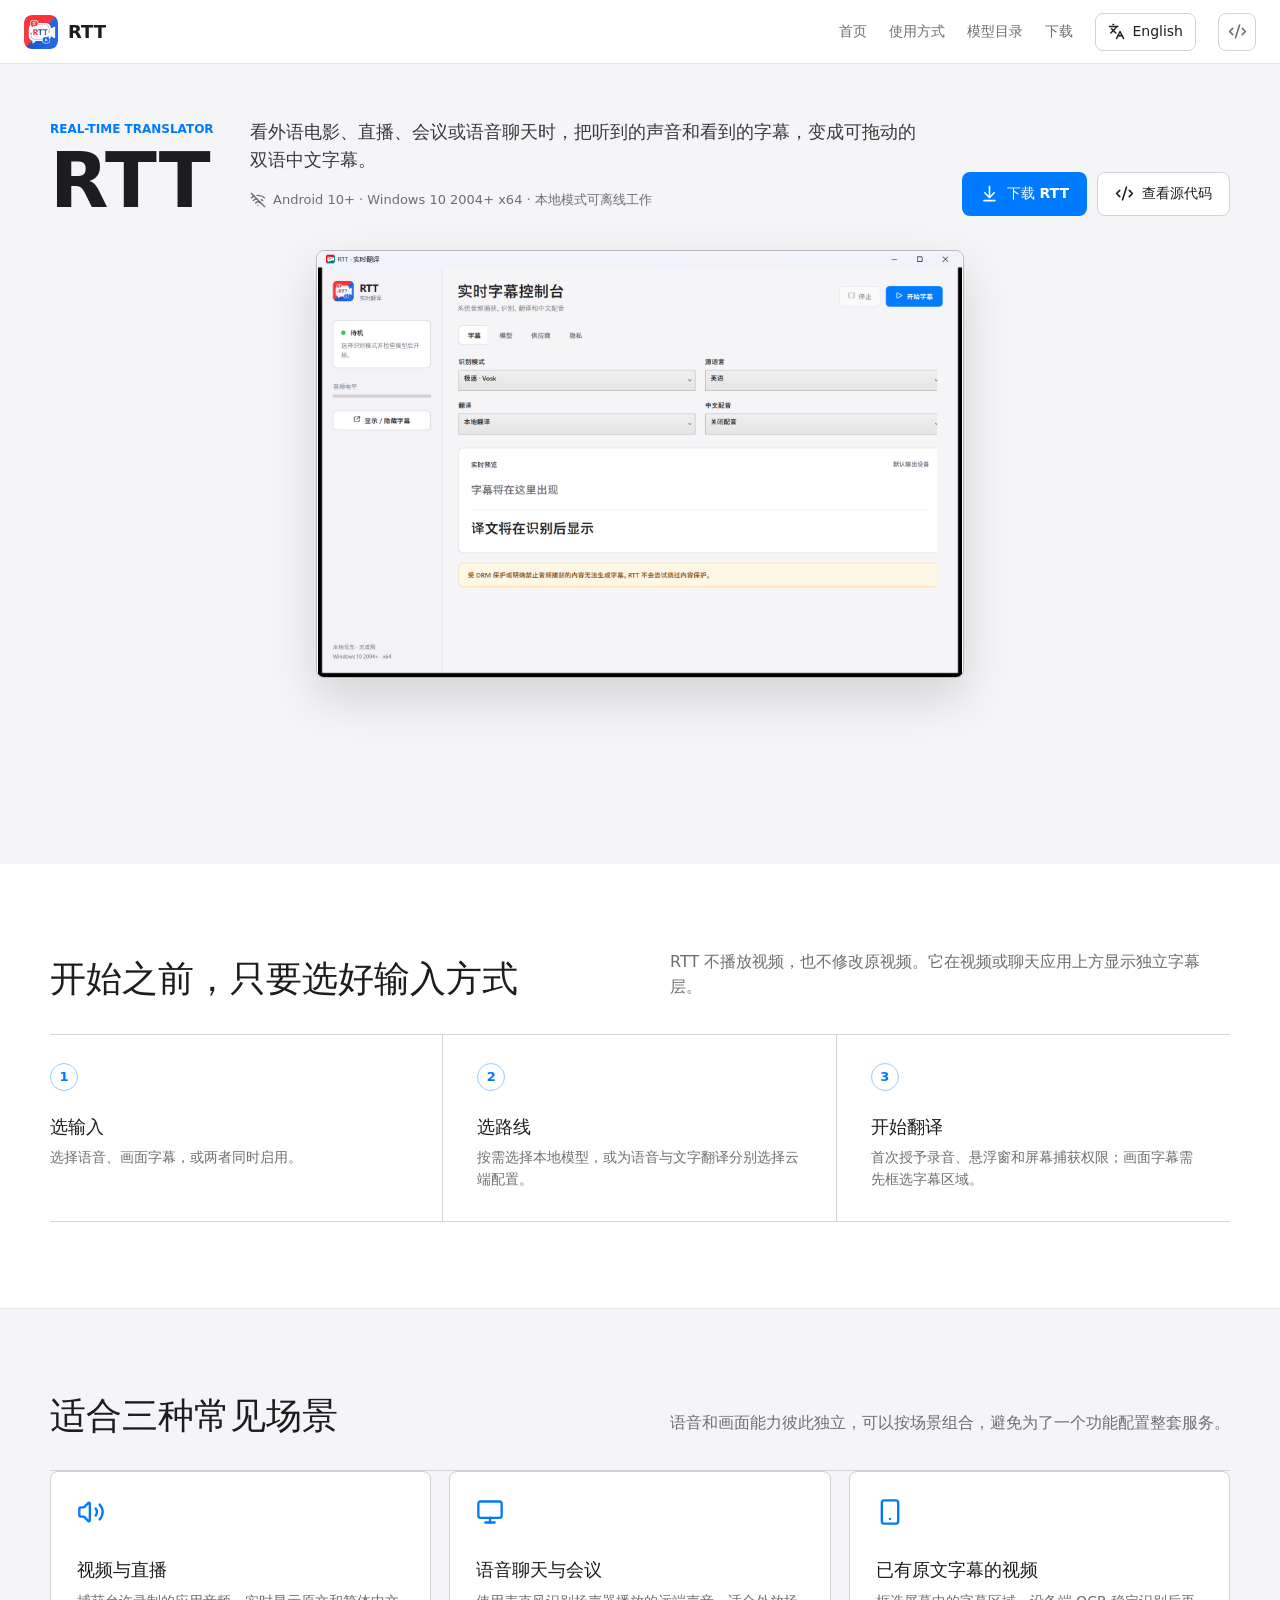
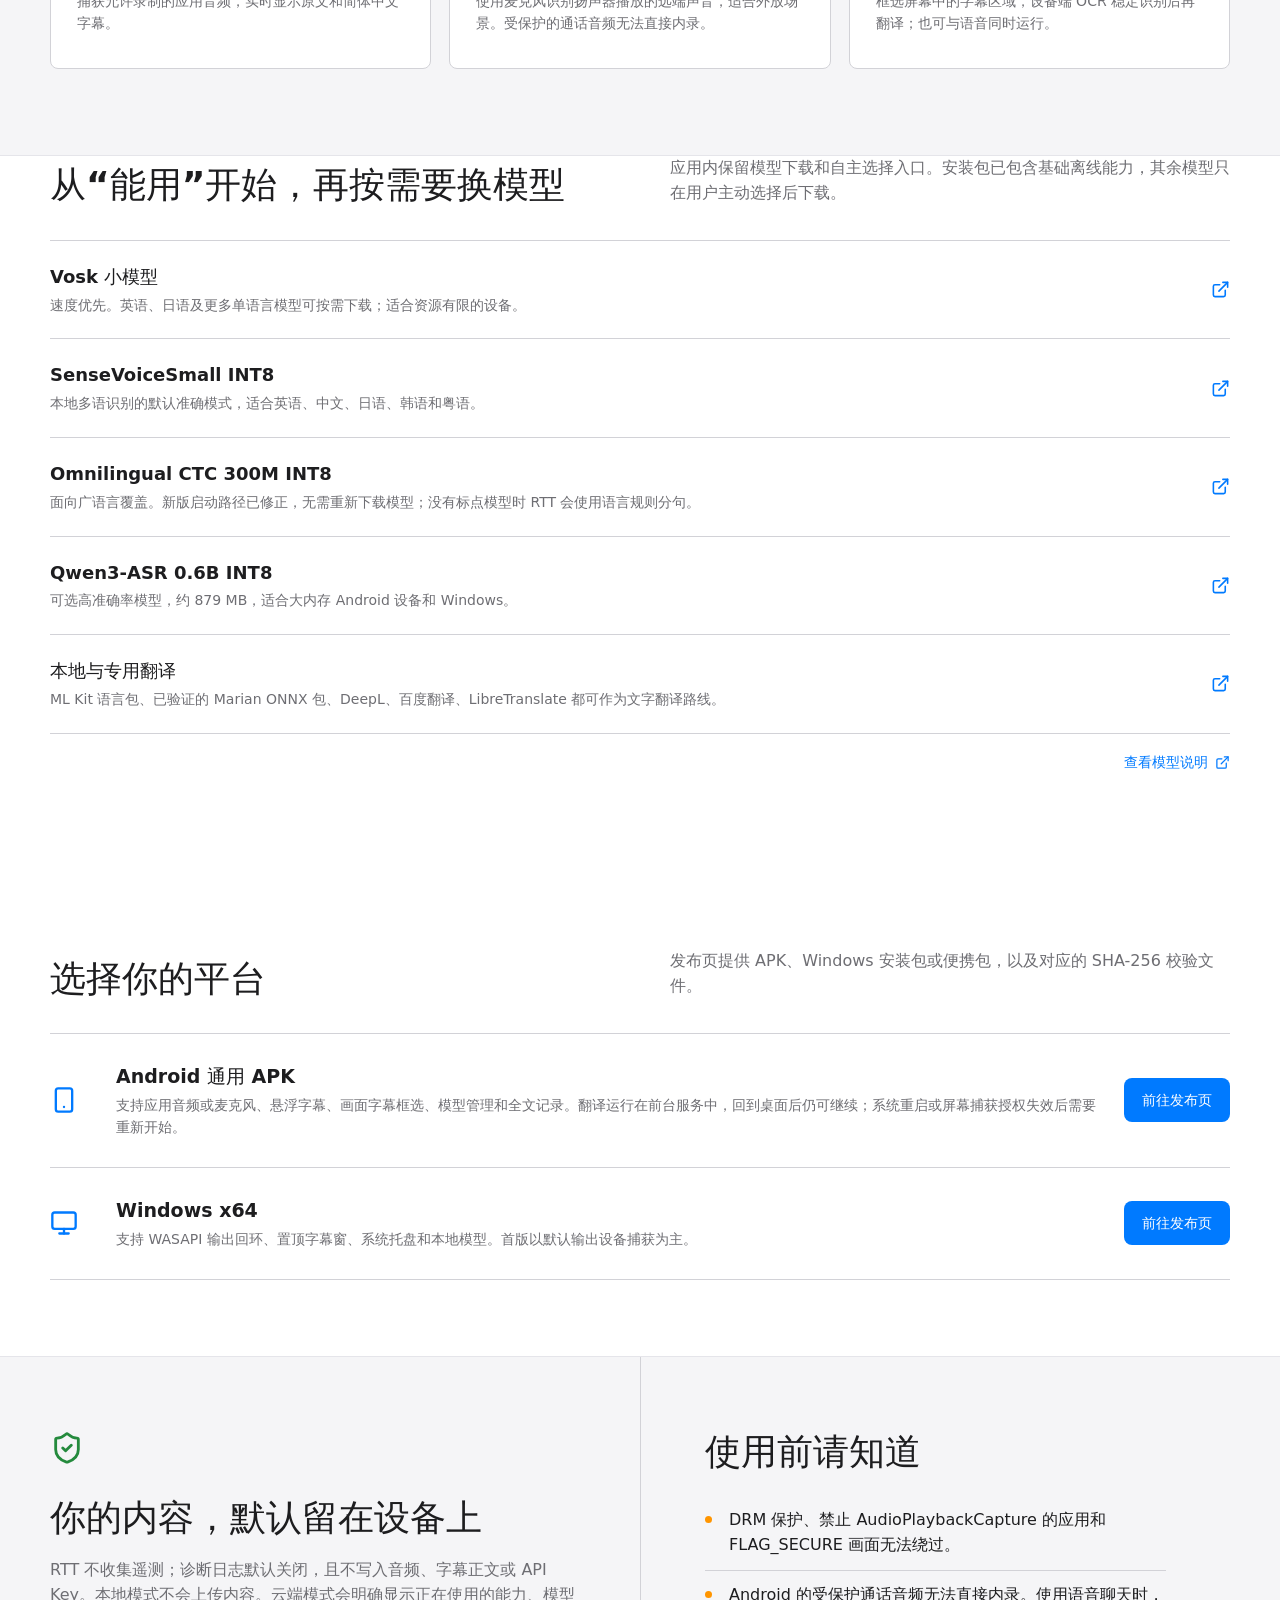
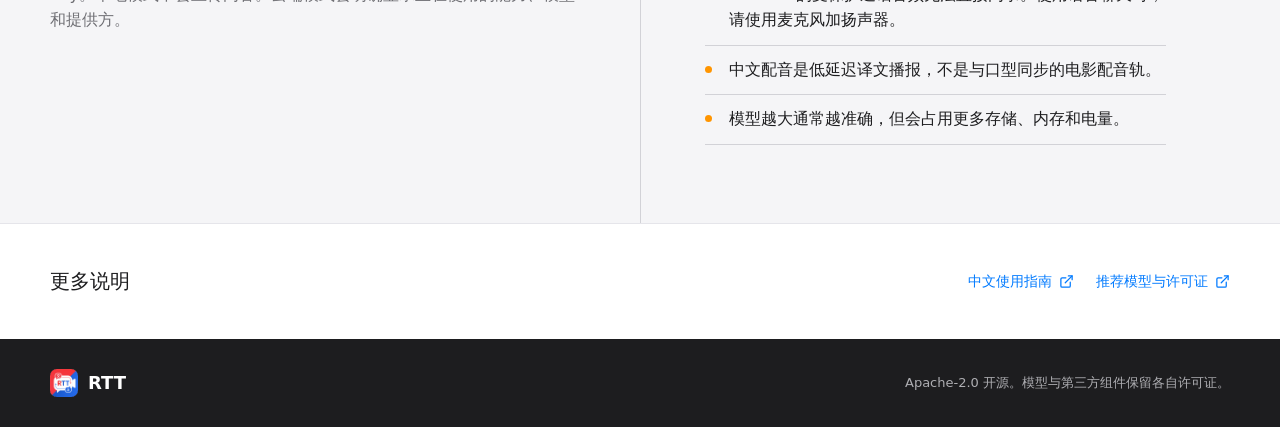
<file: index.html>
<!DOCTYPE html><html lang="zh-CN"><head><meta charset="UTF-8"><meta name="viewport" content="width=device-width"><meta name="theme-color" content="#F5F5F7"><meta name="description" content="在 Android 和 Windows 上把外语声音或画面字幕实时翻成简体中文。"><link rel="icon" href="/favicon.png" type="image/png"><link rel="apple-touch-icon" href="/icon-512.png"><title>RTT - 实时翻译字幕</title><link rel="stylesheet" href="/_astro/Header.BBaSor3i.css"></head><body><header class="site-header"><div class="nav-shell"><a class="brand" href="/" aria-label="RTT home"><img class="brand-mark" src="/icon-512.png" alt="" width="34" height="34"><span>RTT</span></a><nav aria-label="主导航"><a class="nav-link" href="/">首页</a><a class="nav-link" href="/#modes">使用方式</a><a class="nav-link" href="/models/">模型目录</a><a class="nav-link" href="/#download">下载</a><a class="language-link" href="/en/" aria-label="English"><svg xmlns="http://www.w3.org/2000/svg" width="17" height="17" viewBox="0 0 24 24" fill="none" stroke="currentColor" stroke-width="2" stroke-linecap="round" stroke-linejoin="round" aria-hidden="true" class="lucide lucide-languages"><path d="m5 8 6 6"></path><path d="m4 14 6-6 2-3"></path><path d="M2 5h12"></path><path d="M7 2h1"></path><path d="m22 22-5-10-5 10"></path><path d="M14 18h6"></path></svg><span>English</span></a><a class="icon-link" href="https://github.com/Jensen-Yao/RTT" title="GitHub" aria-label="GitHub"><svg xmlns="http://www.w3.org/2000/svg" width="19" height="19" viewBox="0 0 24 24" fill="none" stroke="currentColor" stroke-width="2" stroke-linecap="round" stroke-linejoin="round" aria-hidden="true" class="lucide lucide-code-xml"><path d="m18 16 4-4-4-4"></path><path d="m6 8-4 4 4 4"></path><path d="m14.5 4-5 16"></path></svg></a></nav></div></header><main><section class="hero" id="start"><div class="shell hero-copy"><div class="hero-title"><p class="eyebrow">REAL-TIME TRANSLATOR</p><h1>RTT</h1></div><div><p class="hero-lead">看外语电影、直播、会议或语音聊天时，把听到的声音和看到的字幕，变成可拖动的双语中文字幕。</p><p class="hero-note"><svg xmlns="http://www.w3.org/2000/svg" width="16" height="16" viewBox="0 0 24 24" fill="none" stroke="currentColor" stroke-width="2" stroke-linecap="round" stroke-linejoin="round" aria-hidden="true" class="lucide lucide-wifi-off"><path d="M12 20h.01"></path><path d="M8.5 16.429a5 5 0 0 1 7 0"></path><path d="M5 12.859a10 10 0 0 1 5.17-2.69"></path><path d="M19 12.859a10 10 0 0 0-2.007-1.523"></path><path d="M2 8.82a15 15 0 0 1 4.177-2.643"></path><path d="M22 8.82a15 15 0 0 0-11.288-3.764"></path><path d="m2 2 20 20"></path></svg>Android 10+ · Windows 10 2004+ x64 · 本地模式可离线工作</p></div><div class="hero-actions"><a class="button primary" href="#download"><svg xmlns="http://www.w3.org/2000/svg" width="19" height="19" viewBox="0 0 24 24" fill="none" stroke="currentColor" stroke-width="2" stroke-linecap="round" stroke-linejoin="round" aria-hidden="true" class="lucide lucide-arrow-down-to-line"><path d="M12 17V3"></path><path d="m6 11 6 6 6-6"></path><path d="M19 21H5"></path></svg>下载 RTT</a><a class="button secondary" href="https://github.com/Jensen-Yao/RTT"><svg xmlns="http://www.w3.org/2000/svg" width="19" height="19" viewBox="0 0 24 24" fill="none" stroke="currentColor" stroke-width="2" stroke-linecap="round" stroke-linejoin="round" aria-hidden="true" class="lucide lucide-code-xml"><path d="m18 16 4-4-4-4"></path><path d="m6 8-4 4 4 4"></path><path d="m14.5 4-5 16"></path></svg>查看源代码</a></div></div><div class="shell product-frame"><img src="/images/windows-console.png" alt="RTT Windows 实时字幕控制台" width="1770" height="1170"></div></section><section class="start-band" aria-label="开始之前，只要选好输入方式"><div class="shell section-heading"><h2>开始之前，只要选好输入方式</h2><p>RTT 不播放视频，也不修改原视频。它在视频或聊天应用上方显示独立字幕层。</p></div><div class="shell step-grid"><article><span>1</span><h3>选输入</h3><p>选择语音、画面字幕，或两者同时启用。</p></article><article><span>2</span><h3>选路线</h3><p>按需选择本地模型，或为语音与文字翻译分别选择云端配置。</p></article><article><span>3</span><h3>开始翻译</h3><p>首次授予录音、悬浮窗和屏幕捕获权限；画面字幕需先框选字幕区域。</p></article></div></section><section class="mode-band" id="modes"><div class="shell section-heading"><h2>适合三种常见场景</h2><p>语音和画面能力彼此独立，可以按场景组合，避免为了一个功能配置整套服务。</p></div><div class="shell mode-grid"><article><svg xmlns="http://www.w3.org/2000/svg" width="28" height="28" viewBox="0 0 24 24" fill="none" stroke="currentColor" stroke-width="2" stroke-linecap="round" stroke-linejoin="round" aria-hidden="true" class="lucide lucide-volume-2"><path d="M11 4.702a.705.705 0 0 0-1.203-.498L6.413 7.587A1.4 1.4 0 0 1 5.416 8H3a1 1 0 0 0-1 1v6a1 1 0 0 0 1 1h2.416a1.4 1.4 0 0 1 .997.413l3.383 3.384A.705.705 0 0 0 11 19.298z"></path><path d="M16 9a5 5 0 0 1 0 6"></path><path d="M19.364 18.364a9 9 0 0 0 0-12.728"></path></svg><h3>视频与直播</h3><p>捕获允许录制的应用音频，实时显示原文和简体中文字幕。</p></article><article><svg xmlns="http://www.w3.org/2000/svg" width="28" height="28" viewBox="0 0 24 24" fill="none" stroke="currentColor" stroke-width="2" stroke-linecap="round" stroke-linejoin="round" aria-hidden="true" class="lucide lucide-monitor"><rect width="20" height="14" x="2" y="3" rx="2"></rect><line x1="8" x2="16" y1="21" y2="21"></line><line x1="12" x2="12" y1="17" y2="21"></line></svg><h3>语音聊天与会议</h3><p>使用麦克风识别扬声器播放的远端声音，适合外放场景。受保护的通话音频无法直接内录。</p></article><article><svg xmlns="http://www.w3.org/2000/svg" width="28" height="28" viewBox="0 0 24 24" fill="none" stroke="currentColor" stroke-width="2" stroke-linecap="round" stroke-linejoin="round" aria-hidden="true" class="lucide lucide-smartphone"><rect width="14" height="20" x="5" y="2" rx="2" ry="2"></rect><path d="M12 18h.01"></path></svg><h3>已有原文字幕的视频</h3><p>框选屏幕中的字幕区域，设备端 OCR 稳定识别后再翻译；也可与语音同时运行。</p></article></div></section><section class="model-band" id="models"><div class="shell section-heading"><h2>从“能用”开始，再按需要换模型</h2><p>应用内保留模型下载和自主选择入口。安装包已包含基础离线能力，其余模型只在用户主动选择后下载。</p></div><div class="shell model-list"><a class="model-row" href="https://alphacephei.com/vosk/models" target="_blank" rel="noreferrer"><div><h3>Vosk 小模型</h3><p>速度优先。英语、日语及更多单语言模型可按需下载；适合资源有限的设备。</p></div><svg xmlns="http://www.w3.org/2000/svg" width="19" height="19" viewBox="0 0 24 24" fill="none" stroke="currentColor" stroke-width="2" stroke-linecap="round" stroke-linejoin="round" aria-hidden="true" class="lucide lucide-external-link"><path d="M15 3h6v6"></path><path d="M10 14 21 3"></path><path d="M18 13v6a2 2 0 0 1-2 2H5a2 2 0 0 1-2-2V8a2 2 0 0 1 2-2h6"></path></svg></a><a class="model-row" href="https://huggingface.co/FunAudioLLM/SenseVoiceSmall" target="_blank" rel="noreferrer"><div><h3>SenseVoiceSmall INT8</h3><p>本地多语识别的默认准确模式，适合英语、中文、日语、韩语和粤语。</p></div><svg xmlns="http://www.w3.org/2000/svg" width="19" height="19" viewBox="0 0 24 24" fill="none" stroke="currentColor" stroke-width="2" stroke-linecap="round" stroke-linejoin="round" aria-hidden="true" class="lucide lucide-external-link"><path d="M15 3h6v6"></path><path d="M10 14 21 3"></path><path d="M18 13v6a2 2 0 0 1-2 2H5a2 2 0 0 1-2-2V8a2 2 0 0 1 2-2h6"></path></svg></a><a class="model-row" href="https://huggingface.co/OpenVoiceOS/omnilingual-asr-ctc-300m-onnx" target="_blank" rel="noreferrer"><div><h3>Omnilingual CTC 300M INT8</h3><p>面向广语言覆盖。新版启动路径已修正，无需重新下载模型；没有标点模型时 RTT 会使用语言规则分句。</p></div><svg xmlns="http://www.w3.org/2000/svg" width="19" height="19" viewBox="0 0 24 24" fill="none" stroke="currentColor" stroke-width="2" stroke-linecap="round" stroke-linejoin="round" aria-hidden="true" class="lucide lucide-external-link"><path d="M15 3h6v6"></path><path d="M10 14 21 3"></path><path d="M18 13v6a2 2 0 0 1-2 2H5a2 2 0 0 1-2-2V8a2 2 0 0 1 2-2h6"></path></svg></a><a class="model-row" href="https://huggingface.co/Qwen/Qwen3-ASR-0.6B" target="_blank" rel="noreferrer"><div><h3>Qwen3-ASR 0.6B INT8</h3><p>可选高准确率模型，约 879 MB，适合大内存 Android 设备和 Windows。</p></div><svg xmlns="http://www.w3.org/2000/svg" width="19" height="19" viewBox="0 0 24 24" fill="none" stroke="currentColor" stroke-width="2" stroke-linecap="round" stroke-linejoin="round" aria-hidden="true" class="lucide lucide-external-link"><path d="M15 3h6v6"></path><path d="M10 14 21 3"></path><path d="M18 13v6a2 2 0 0 1-2 2H5a2 2 0 0 1-2-2V8a2 2 0 0 1 2-2h6"></path></svg></a><a class="model-row" href="https://huggingface.co/Helsinki-NLP" target="_blank" rel="noreferrer"><div><h3>本地与专用翻译</h3><p>ML Kit 语言包、已验证的 Marian ONNX 包、DeepL、百度翻译、LibreTranslate 都可作为文字翻译路线。</p></div><svg xmlns="http://www.w3.org/2000/svg" width="19" height="19" viewBox="0 0 24 24" fill="none" stroke="currentColor" stroke-width="2" stroke-linecap="round" stroke-linejoin="round" aria-hidden="true" class="lucide lucide-external-link"><path d="M15 3h6v6"></path><path d="M10 14 21 3"></path><path d="M18 13v6a2 2 0 0 1-2 2H5a2 2 0 0 1-2-2V8a2 2 0 0 1 2-2h6"></path></svg></a></div><div class="shell resource-links"><a href="https://github.com/Jensen-Yao/RTT/blob/main/docs/zh-CN/RECOMMENDED_MODELS.md">查看模型说明<svg xmlns="http://www.w3.org/2000/svg" width="15" height="15" viewBox="0 0 24 24" fill="none" stroke="currentColor" stroke-width="2" stroke-linecap="round" stroke-linejoin="round" aria-hidden="true" class="lucide lucide-external-link"><path d="M15 3h6v6"></path><path d="M10 14 21 3"></path><path d="M18 13v6a2 2 0 0 1-2 2H5a2 2 0 0 1-2-2V8a2 2 0 0 1 2-2h6"></path></svg></a></div></section><section class="download-band" id="download"><div class="shell section-heading"><h2>选择你的平台</h2><p>发布页提供 APK、Windows 安装包或便携包，以及对应的 SHA-256 校验文件。</p></div><div class="shell platform-list"><div class="platform-row"><svg xmlns="http://www.w3.org/2000/svg" width="28" height="28" viewBox="0 0 24 24" fill="none" stroke="currentColor" stroke-width="2" stroke-linecap="round" stroke-linejoin="round" aria-hidden="true" class="lucide lucide-smartphone"><rect width="14" height="20" x="5" y="2" rx="2" ry="2"></rect><path d="M12 18h.01"></path></svg><div><h3>Android 通用 APK</h3><p>支持应用音频或麦克风、悬浮字幕、画面字幕框选、模型管理和全文记录。翻译运行在前台服务中，回到桌面后仍可继续；系统重启或屏幕捕获授权失效后需要重新开始。</p></div><a class="button primary" href="https://github.com/Jensen-Yao/RTT/releases/latest">前往发布页</a></div><div class="platform-row"><svg xmlns="http://www.w3.org/2000/svg" width="28" height="28" viewBox="0 0 24 24" fill="none" stroke="currentColor" stroke-width="2" stroke-linecap="round" stroke-linejoin="round" aria-hidden="true" class="lucide lucide-monitor"><rect width="20" height="14" x="2" y="3" rx="2"></rect><line x1="8" x2="16" y1="21" y2="21"></line><line x1="12" x2="12" y1="17" y2="21"></line></svg><div><h3>Windows x64</h3><p>支持 WASAPI 输出回环、置顶字幕窗、系统托盘和本地模型。首版以默认输出设备捕获为主。</p></div><a class="button primary" href="https://github.com/Jensen-Yao/RTT/releases/latest">前往发布页</a></div></div></section><section class="boundaries" id="compatibility"><div class="shell boundary-grid"><div class="privacy-block"><svg xmlns="http://www.w3.org/2000/svg" width="34" height="34" viewBox="0 0 24 24" fill="none" stroke="currentColor" stroke-width="2" stroke-linecap="round" stroke-linejoin="round" aria-hidden="true" class="lucide lucide-shield-check"><path d="M20 13c0 5-3.5 7.5-7.66 8.95a1 1 0 0 1-.67-.01C7.5 20.5 4 18 4 13V6a1 1 0 0 1 1-1c2 0 4.5-1.2 6.24-2.72a1.17 1.17 0 0 1 1.52 0C14.51 3.81 17 5 19 5a1 1 0 0 1 1 1z"></path><path d="m9 12 2 2 4-4"></path></svg><h2>你的内容，默认留在设备上</h2><p>RTT 不收集遥测；诊断日志默认关闭，且不写入音频、字幕正文或 API Key。本地模式不会上传内容。云端模式会明确显示正在使用的能力、模型和提供方。</p></div><div class="limits-block"><h2>使用前请知道</h2><ul><li>DRM 保护、禁止 AudioPlaybackCapture 的应用和 FLAG_SECURE 画面无法绕过。</li><li>Android 的受保护通话音频无法直接内录。使用语音聊天时，请使用麦克风加扬声器。</li><li>中文配音是低延迟译文播报，不是与口型同步的电影配音轨。</li><li>模型越大通常越准确，但会占用更多存储、内存和电量。</li></ul></div></div></section><section class="resource-band"><div class="shell"><h2>更多说明</h2><div><a href="https://github.com/Jensen-Yao/RTT/blob/main/docs/zh-CN/README.md">中文使用指南<svg xmlns="http://www.w3.org/2000/svg" width="15" height="15" viewBox="0 0 24 24" fill="none" stroke="currentColor" stroke-width="2" stroke-linecap="round" stroke-linejoin="round" aria-hidden="true" class="lucide lucide-external-link"><path d="M15 3h6v6"></path><path d="M10 14 21 3"></path><path d="M18 13v6a2 2 0 0 1-2 2H5a2 2 0 0 1-2-2V8a2 2 0 0 1 2-2h6"></path></svg></a><a href="https://github.com/Jensen-Yao/RTT/blob/main/docs/zh-CN/RECOMMENDED_MODELS.md">推荐模型与许可证<svg xmlns="http://www.w3.org/2000/svg" width="15" height="15" viewBox="0 0 24 24" fill="none" stroke="currentColor" stroke-width="2" stroke-linecap="round" stroke-linejoin="round" aria-hidden="true" class="lucide lucide-external-link"><path d="M15 3h6v6"></path><path d="M10 14 21 3"></path><path d="M18 13v6a2 2 0 0 1-2 2H5a2 2 0 0 1-2-2V8a2 2 0 0 1 2-2h6"></path></svg></a></div></div></section></main><footer><div class="shell"><span class="brand compact"><img class="brand-mark" src="/icon-512.png" alt="" width="28" height="28"><span>RTT</span></span><p>Apache-2.0 开源。模型与第三方组件保留各自许可证。</p></div></footer></body></html>
</file>
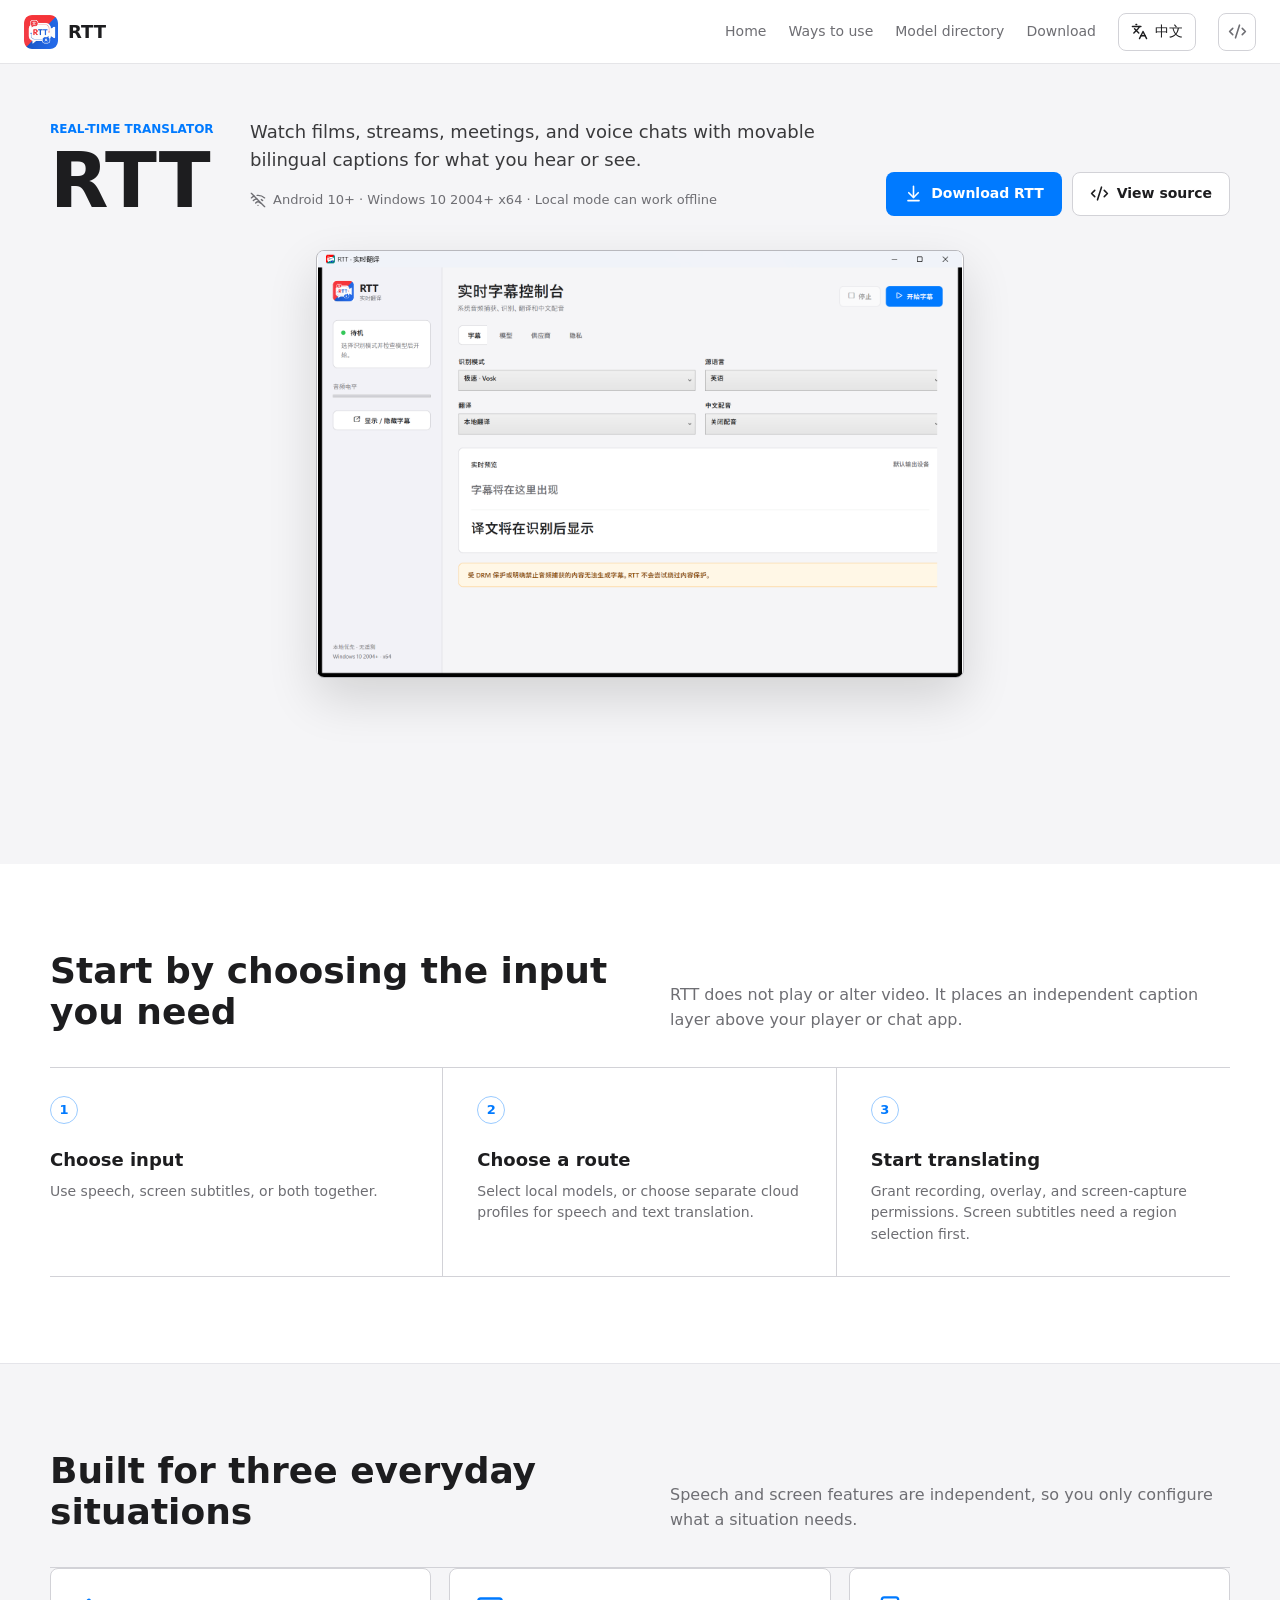
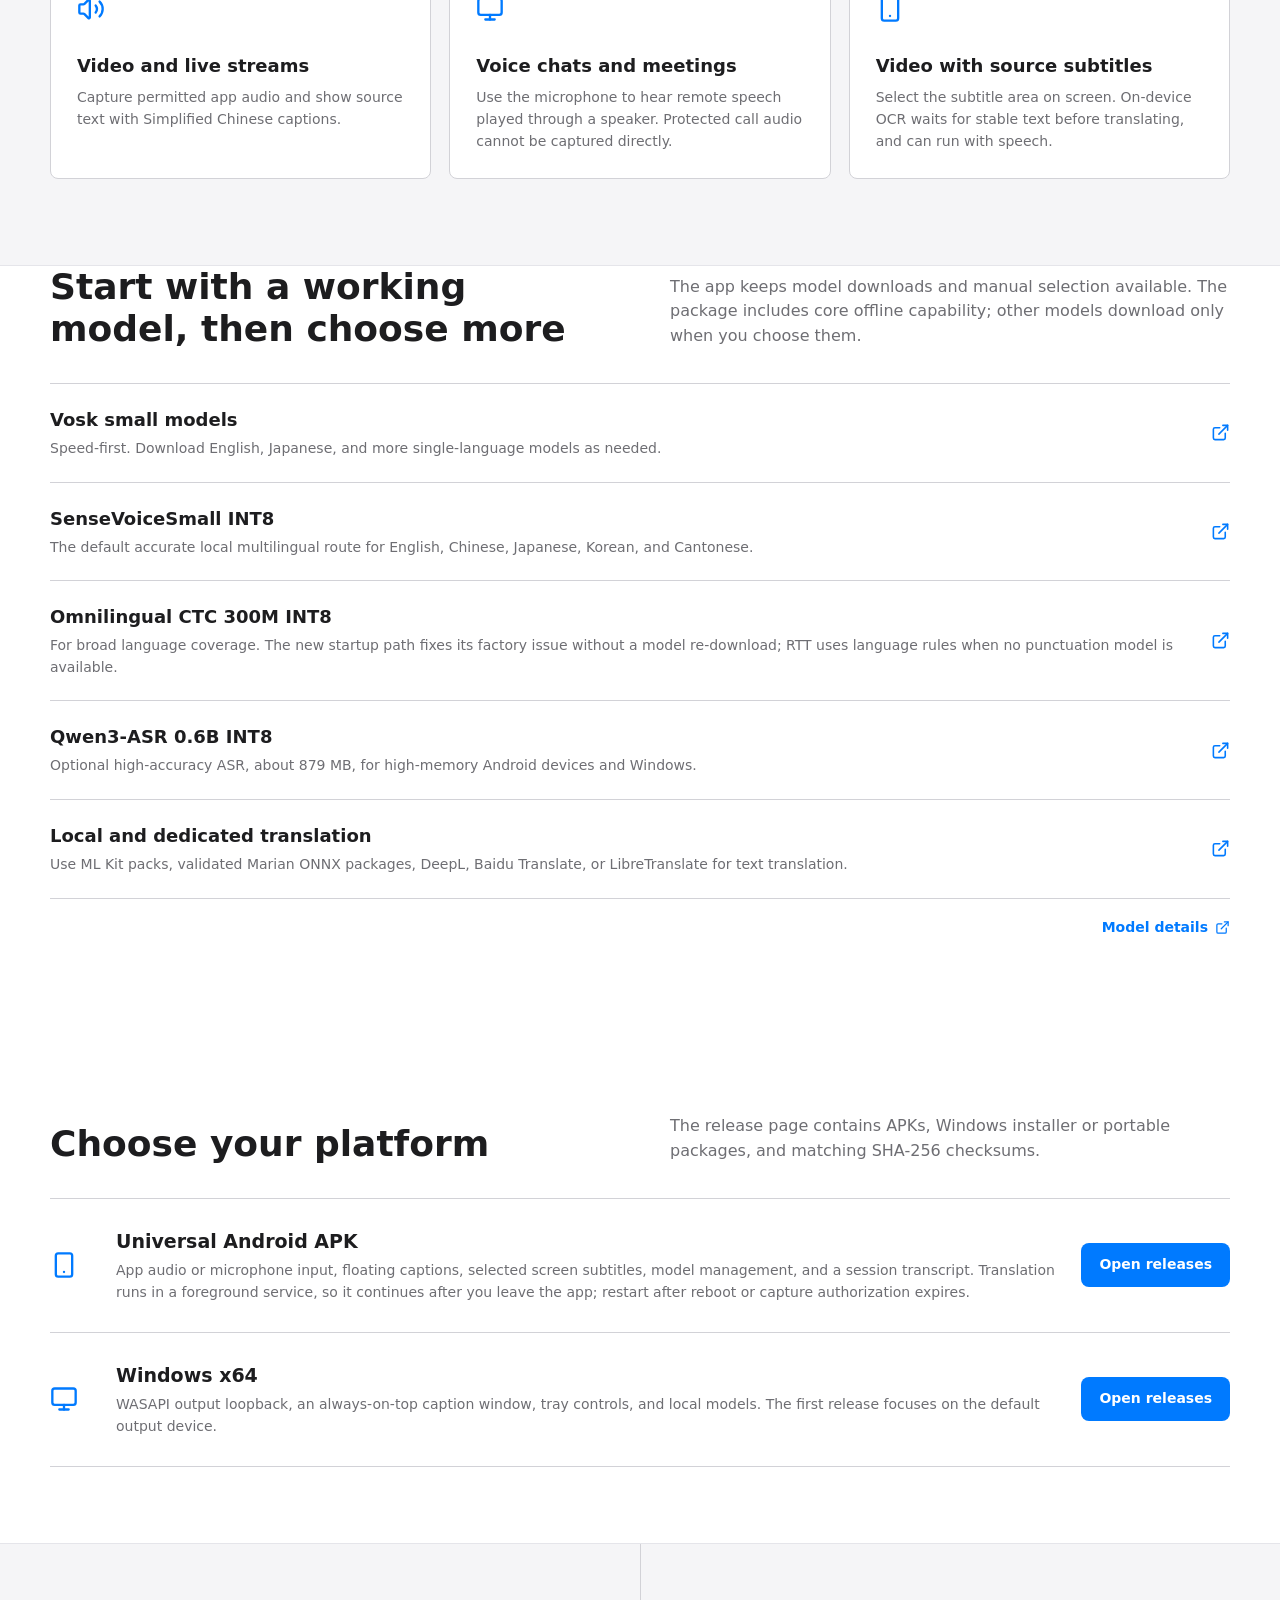
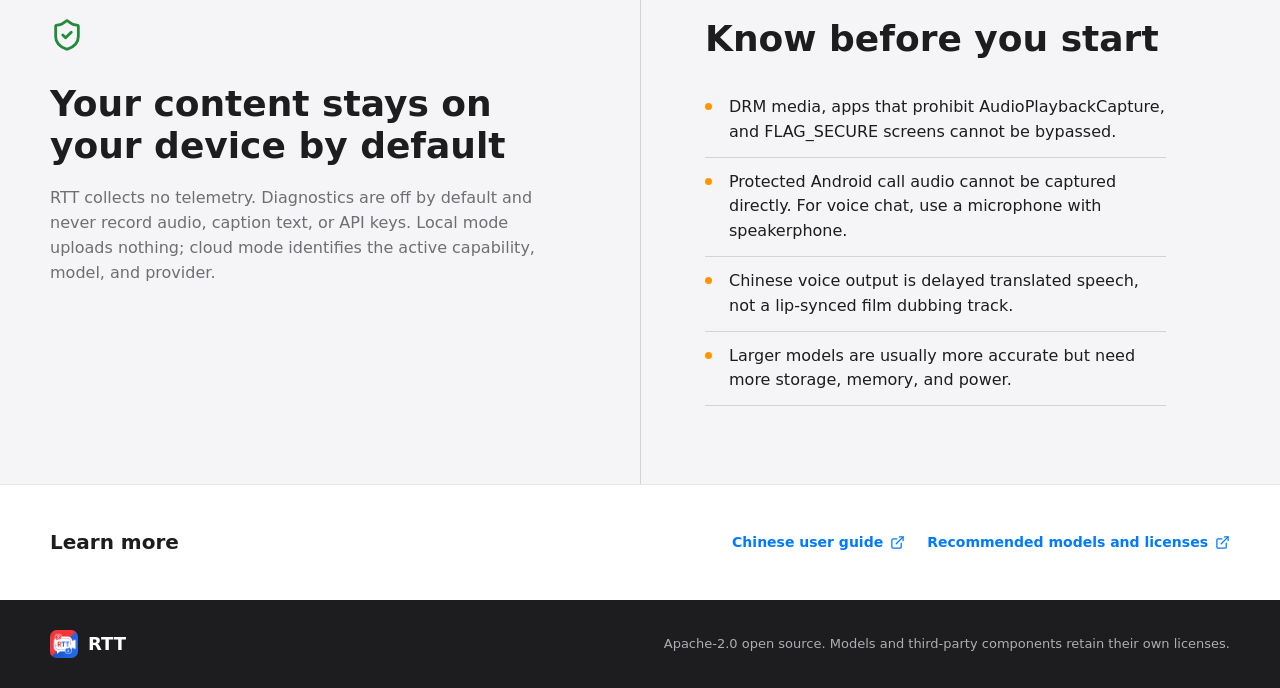
<file: en/index.html>
<!DOCTYPE html><html lang="en"><head><meta charset="UTF-8"><meta name="viewport" content="width=device-width"><meta name="theme-color" content="#F5F5F7"><meta name="description" content="Turn foreign speech and on-screen subtitles into live Simplified Chinese captions on Android and Windows."><link rel="icon" href="/favicon.png" type="image/png"><link rel="apple-touch-icon" href="/icon-512.png"><title>RTT - Live translated captions</title><link rel="stylesheet" href="/_astro/Header.BBaSor3i.css"></head><body><header class="site-header"><div class="nav-shell"><a class="brand" href="/en/" aria-label="RTT home"><img class="brand-mark" src="/icon-512.png" alt="" width="34" height="34"><span>RTT</span></a><nav aria-label="Main navigation"><a class="nav-link" href="/en/">Home</a><a class="nav-link" href="/en/#modes">Ways to use</a><a class="nav-link" href="/en/models/">Model directory</a><a class="nav-link" href="/en/#download">Download</a><a class="language-link" href="/" aria-label="中文"><svg xmlns="http://www.w3.org/2000/svg" width="17" height="17" viewBox="0 0 24 24" fill="none" stroke="currentColor" stroke-width="2" stroke-linecap="round" stroke-linejoin="round" aria-hidden="true" class="lucide lucide-languages"><path d="m5 8 6 6"></path><path d="m4 14 6-6 2-3"></path><path d="M2 5h12"></path><path d="M7 2h1"></path><path d="m22 22-5-10-5 10"></path><path d="M14 18h6"></path></svg><span>中文</span></a><a class="icon-link" href="https://github.com/Jensen-Yao/RTT" title="GitHub" aria-label="GitHub"><svg xmlns="http://www.w3.org/2000/svg" width="19" height="19" viewBox="0 0 24 24" fill="none" stroke="currentColor" stroke-width="2" stroke-linecap="round" stroke-linejoin="round" aria-hidden="true" class="lucide lucide-code-xml"><path d="m18 16 4-4-4-4"></path><path d="m6 8-4 4 4 4"></path><path d="m14.5 4-5 16"></path></svg></a></nav></div></header><main><section class="hero" id="start"><div class="shell hero-copy"><div class="hero-title"><p class="eyebrow">REAL-TIME TRANSLATOR</p><h1>RTT</h1></div><div><p class="hero-lead">Watch films, streams, meetings, and voice chats with movable bilingual captions for what you hear or see.</p><p class="hero-note"><svg xmlns="http://www.w3.org/2000/svg" width="16" height="16" viewBox="0 0 24 24" fill="none" stroke="currentColor" stroke-width="2" stroke-linecap="round" stroke-linejoin="round" aria-hidden="true" class="lucide lucide-wifi-off"><path d="M12 20h.01"></path><path d="M8.5 16.429a5 5 0 0 1 7 0"></path><path d="M5 12.859a10 10 0 0 1 5.17-2.69"></path><path d="M19 12.859a10 10 0 0 0-2.007-1.523"></path><path d="M2 8.82a15 15 0 0 1 4.177-2.643"></path><path d="M22 8.82a15 15 0 0 0-11.288-3.764"></path><path d="m2 2 20 20"></path></svg>Android 10+ · Windows 10 2004+ x64 · Local mode can work offline</p></div><div class="hero-actions"><a class="button primary" href="#download"><svg xmlns="http://www.w3.org/2000/svg" width="19" height="19" viewBox="0 0 24 24" fill="none" stroke="currentColor" stroke-width="2" stroke-linecap="round" stroke-linejoin="round" aria-hidden="true" class="lucide lucide-arrow-down-to-line"><path d="M12 17V3"></path><path d="m6 11 6 6 6-6"></path><path d="M19 21H5"></path></svg>Download RTT</a><a class="button secondary" href="https://github.com/Jensen-Yao/RTT"><svg xmlns="http://www.w3.org/2000/svg" width="19" height="19" viewBox="0 0 24 24" fill="none" stroke="currentColor" stroke-width="2" stroke-linecap="round" stroke-linejoin="round" aria-hidden="true" class="lucide lucide-code-xml"><path d="m18 16 4-4-4-4"></path><path d="m6 8-4 4 4 4"></path><path d="m14.5 4-5 16"></path></svg>View source</a></div></div><div class="shell product-frame"><img src="/images/windows-console.png" alt="RTT live caption console on Windows" width="1770" height="1170"></div></section><section class="start-band" aria-label="Start by choosing the input you need"><div class="shell section-heading"><h2>Start by choosing the input you need</h2><p>RTT does not play or alter video. It places an independent caption layer above your player or chat app.</p></div><div class="shell step-grid"><article><span>1</span><h3>Choose input</h3><p>Use speech, screen subtitles, or both together.</p></article><article><span>2</span><h3>Choose a route</h3><p>Select local models, or choose separate cloud profiles for speech and text translation.</p></article><article><span>3</span><h3>Start translating</h3><p>Grant recording, overlay, and screen-capture permissions. Screen subtitles need a region selection first.</p></article></div></section><section class="mode-band" id="modes"><div class="shell section-heading"><h2>Built for three everyday situations</h2><p>Speech and screen features are independent, so you only configure what a situation needs.</p></div><div class="shell mode-grid"><article><svg xmlns="http://www.w3.org/2000/svg" width="28" height="28" viewBox="0 0 24 24" fill="none" stroke="currentColor" stroke-width="2" stroke-linecap="round" stroke-linejoin="round" aria-hidden="true" class="lucide lucide-volume-2"><path d="M11 4.702a.705.705 0 0 0-1.203-.498L6.413 7.587A1.4 1.4 0 0 1 5.416 8H3a1 1 0 0 0-1 1v6a1 1 0 0 0 1 1h2.416a1.4 1.4 0 0 1 .997.413l3.383 3.384A.705.705 0 0 0 11 19.298z"></path><path d="M16 9a5 5 0 0 1 0 6"></path><path d="M19.364 18.364a9 9 0 0 0 0-12.728"></path></svg><h3>Video and live streams</h3><p>Capture permitted app audio and show source text with Simplified Chinese captions.</p></article><article><svg xmlns="http://www.w3.org/2000/svg" width="28" height="28" viewBox="0 0 24 24" fill="none" stroke="currentColor" stroke-width="2" stroke-linecap="round" stroke-linejoin="round" aria-hidden="true" class="lucide lucide-monitor"><rect width="20" height="14" x="2" y="3" rx="2"></rect><line x1="8" x2="16" y1="21" y2="21"></line><line x1="12" x2="12" y1="17" y2="21"></line></svg><h3>Voice chats and meetings</h3><p>Use the microphone to hear remote speech played through a speaker. Protected call audio cannot be captured directly.</p></article><article><svg xmlns="http://www.w3.org/2000/svg" width="28" height="28" viewBox="0 0 24 24" fill="none" stroke="currentColor" stroke-width="2" stroke-linecap="round" stroke-linejoin="round" aria-hidden="true" class="lucide lucide-smartphone"><rect width="14" height="20" x="5" y="2" rx="2" ry="2"></rect><path d="M12 18h.01"></path></svg><h3>Video with source subtitles</h3><p>Select the subtitle area on screen. On-device OCR waits for stable text before translating, and can run with speech.</p></article></div></section><section class="model-band" id="models"><div class="shell section-heading"><h2>Start with a working model, then choose more</h2><p>The app keeps model downloads and manual selection available. The package includes core offline capability; other models download only when you choose them.</p></div><div class="shell model-list"><a class="model-row" href="https://alphacephei.com/vosk/models" target="_blank" rel="noreferrer"><div><h3>Vosk small models</h3><p>Speed-first. Download English, Japanese, and more single-language models as needed.</p></div><svg xmlns="http://www.w3.org/2000/svg" width="19" height="19" viewBox="0 0 24 24" fill="none" stroke="currentColor" stroke-width="2" stroke-linecap="round" stroke-linejoin="round" aria-hidden="true" class="lucide lucide-external-link"><path d="M15 3h6v6"></path><path d="M10 14 21 3"></path><path d="M18 13v6a2 2 0 0 1-2 2H5a2 2 0 0 1-2-2V8a2 2 0 0 1 2-2h6"></path></svg></a><a class="model-row" href="https://huggingface.co/FunAudioLLM/SenseVoiceSmall" target="_blank" rel="noreferrer"><div><h3>SenseVoiceSmall INT8</h3><p>The default accurate local multilingual route for English, Chinese, Japanese, Korean, and Cantonese.</p></div><svg xmlns="http://www.w3.org/2000/svg" width="19" height="19" viewBox="0 0 24 24" fill="none" stroke="currentColor" stroke-width="2" stroke-linecap="round" stroke-linejoin="round" aria-hidden="true" class="lucide lucide-external-link"><path d="M15 3h6v6"></path><path d="M10 14 21 3"></path><path d="M18 13v6a2 2 0 0 1-2 2H5a2 2 0 0 1-2-2V8a2 2 0 0 1 2-2h6"></path></svg></a><a class="model-row" href="https://huggingface.co/OpenVoiceOS/omnilingual-asr-ctc-300m-onnx" target="_blank" rel="noreferrer"><div><h3>Omnilingual CTC 300M INT8</h3><p>For broad language coverage. The new startup path fixes its factory issue without a model re-download; RTT uses language rules when no punctuation model is available.</p></div><svg xmlns="http://www.w3.org/2000/svg" width="19" height="19" viewBox="0 0 24 24" fill="none" stroke="currentColor" stroke-width="2" stroke-linecap="round" stroke-linejoin="round" aria-hidden="true" class="lucide lucide-external-link"><path d="M15 3h6v6"></path><path d="M10 14 21 3"></path><path d="M18 13v6a2 2 0 0 1-2 2H5a2 2 0 0 1-2-2V8a2 2 0 0 1 2-2h6"></path></svg></a><a class="model-row" href="https://huggingface.co/Qwen/Qwen3-ASR-0.6B" target="_blank" rel="noreferrer"><div><h3>Qwen3-ASR 0.6B INT8</h3><p>Optional high-accuracy ASR, about 879 MB, for high-memory Android devices and Windows.</p></div><svg xmlns="http://www.w3.org/2000/svg" width="19" height="19" viewBox="0 0 24 24" fill="none" stroke="currentColor" stroke-width="2" stroke-linecap="round" stroke-linejoin="round" aria-hidden="true" class="lucide lucide-external-link"><path d="M15 3h6v6"></path><path d="M10 14 21 3"></path><path d="M18 13v6a2 2 0 0 1-2 2H5a2 2 0 0 1-2-2V8a2 2 0 0 1 2-2h6"></path></svg></a><a class="model-row" href="https://huggingface.co/Helsinki-NLP" target="_blank" rel="noreferrer"><div><h3>Local and dedicated translation</h3><p>Use ML Kit packs, validated Marian ONNX packages, DeepL, Baidu Translate, or LibreTranslate for text translation.</p></div><svg xmlns="http://www.w3.org/2000/svg" width="19" height="19" viewBox="0 0 24 24" fill="none" stroke="currentColor" stroke-width="2" stroke-linecap="round" stroke-linejoin="round" aria-hidden="true" class="lucide lucide-external-link"><path d="M15 3h6v6"></path><path d="M10 14 21 3"></path><path d="M18 13v6a2 2 0 0 1-2 2H5a2 2 0 0 1-2-2V8a2 2 0 0 1 2-2h6"></path></svg></a></div><div class="shell resource-links"><a href="https://github.com/Jensen-Yao/RTT/blob/main/docs/zh-CN/RECOMMENDED_MODELS.md">Model details<svg xmlns="http://www.w3.org/2000/svg" width="15" height="15" viewBox="0 0 24 24" fill="none" stroke="currentColor" stroke-width="2" stroke-linecap="round" stroke-linejoin="round" aria-hidden="true" class="lucide lucide-external-link"><path d="M15 3h6v6"></path><path d="M10 14 21 3"></path><path d="M18 13v6a2 2 0 0 1-2 2H5a2 2 0 0 1-2-2V8a2 2 0 0 1 2-2h6"></path></svg></a></div></section><section class="download-band" id="download"><div class="shell section-heading"><h2>Choose your platform</h2><p>The release page contains APKs, Windows installer or portable packages, and matching SHA-256 checksums.</p></div><div class="shell platform-list"><div class="platform-row"><svg xmlns="http://www.w3.org/2000/svg" width="28" height="28" viewBox="0 0 24 24" fill="none" stroke="currentColor" stroke-width="2" stroke-linecap="round" stroke-linejoin="round" aria-hidden="true" class="lucide lucide-smartphone"><rect width="14" height="20" x="5" y="2" rx="2" ry="2"></rect><path d="M12 18h.01"></path></svg><div><h3>Universal Android APK</h3><p>App audio or microphone input, floating captions, selected screen subtitles, model management, and a session transcript. Translation runs in a foreground service, so it continues after you leave the app; restart after reboot or capture authorization expires.</p></div><a class="button primary" href="https://github.com/Jensen-Yao/RTT/releases/latest">Open releases</a></div><div class="platform-row"><svg xmlns="http://www.w3.org/2000/svg" width="28" height="28" viewBox="0 0 24 24" fill="none" stroke="currentColor" stroke-width="2" stroke-linecap="round" stroke-linejoin="round" aria-hidden="true" class="lucide lucide-monitor"><rect width="20" height="14" x="2" y="3" rx="2"></rect><line x1="8" x2="16" y1="21" y2="21"></line><line x1="12" x2="12" y1="17" y2="21"></line></svg><div><h3>Windows x64</h3><p>WASAPI output loopback, an always-on-top caption window, tray controls, and local models. The first release focuses on the default output device.</p></div><a class="button primary" href="https://github.com/Jensen-Yao/RTT/releases/latest">Open releases</a></div></div></section><section class="boundaries" id="compatibility"><div class="shell boundary-grid"><div class="privacy-block"><svg xmlns="http://www.w3.org/2000/svg" width="34" height="34" viewBox="0 0 24 24" fill="none" stroke="currentColor" stroke-width="2" stroke-linecap="round" stroke-linejoin="round" aria-hidden="true" class="lucide lucide-shield-check"><path d="M20 13c0 5-3.5 7.5-7.66 8.95a1 1 0 0 1-.67-.01C7.5 20.5 4 18 4 13V6a1 1 0 0 1 1-1c2 0 4.5-1.2 6.24-2.72a1.17 1.17 0 0 1 1.52 0C14.51 3.81 17 5 19 5a1 1 0 0 1 1 1z"></path><path d="m9 12 2 2 4-4"></path></svg><h2>Your content stays on your device by default</h2><p>RTT collects no telemetry. Diagnostics are off by default and never record audio, caption text, or API keys. Local mode uploads nothing; cloud mode identifies the active capability, model, and provider.</p></div><div class="limits-block"><h2>Know before you start</h2><ul><li>DRM media, apps that prohibit AudioPlaybackCapture, and FLAG_SECURE screens cannot be bypassed.</li><li>Protected Android call audio cannot be captured directly. For voice chat, use a microphone with speakerphone.</li><li>Chinese voice output is delayed translated speech, not a lip-synced film dubbing track.</li><li>Larger models are usually more accurate but need more storage, memory, and power.</li></ul></div></div></section><section class="resource-band"><div class="shell"><h2>Learn more</h2><div><a href="https://github.com/Jensen-Yao/RTT/blob/main/docs/zh-CN/README.md">Chinese user guide<svg xmlns="http://www.w3.org/2000/svg" width="15" height="15" viewBox="0 0 24 24" fill="none" stroke="currentColor" stroke-width="2" stroke-linecap="round" stroke-linejoin="round" aria-hidden="true" class="lucide lucide-external-link"><path d="M15 3h6v6"></path><path d="M10 14 21 3"></path><path d="M18 13v6a2 2 0 0 1-2 2H5a2 2 0 0 1-2-2V8a2 2 0 0 1 2-2h6"></path></svg></a><a href="https://github.com/Jensen-Yao/RTT/blob/main/docs/zh-CN/RECOMMENDED_MODELS.md">Recommended models and licenses<svg xmlns="http://www.w3.org/2000/svg" width="15" height="15" viewBox="0 0 24 24" fill="none" stroke="currentColor" stroke-width="2" stroke-linecap="round" stroke-linejoin="round" aria-hidden="true" class="lucide lucide-external-link"><path d="M15 3h6v6"></path><path d="M10 14 21 3"></path><path d="M18 13v6a2 2 0 0 1-2 2H5a2 2 0 0 1-2-2V8a2 2 0 0 1 2-2h6"></path></svg></a></div></div></section></main><footer><div class="shell"><span class="brand compact"><img class="brand-mark" src="/icon-512.png" alt="" width="28" height="28"><span>RTT</span></span><p>Apache-2.0 open source. Models and third-party components retain their own licenses.</p></div></footer></body></html>
</file>
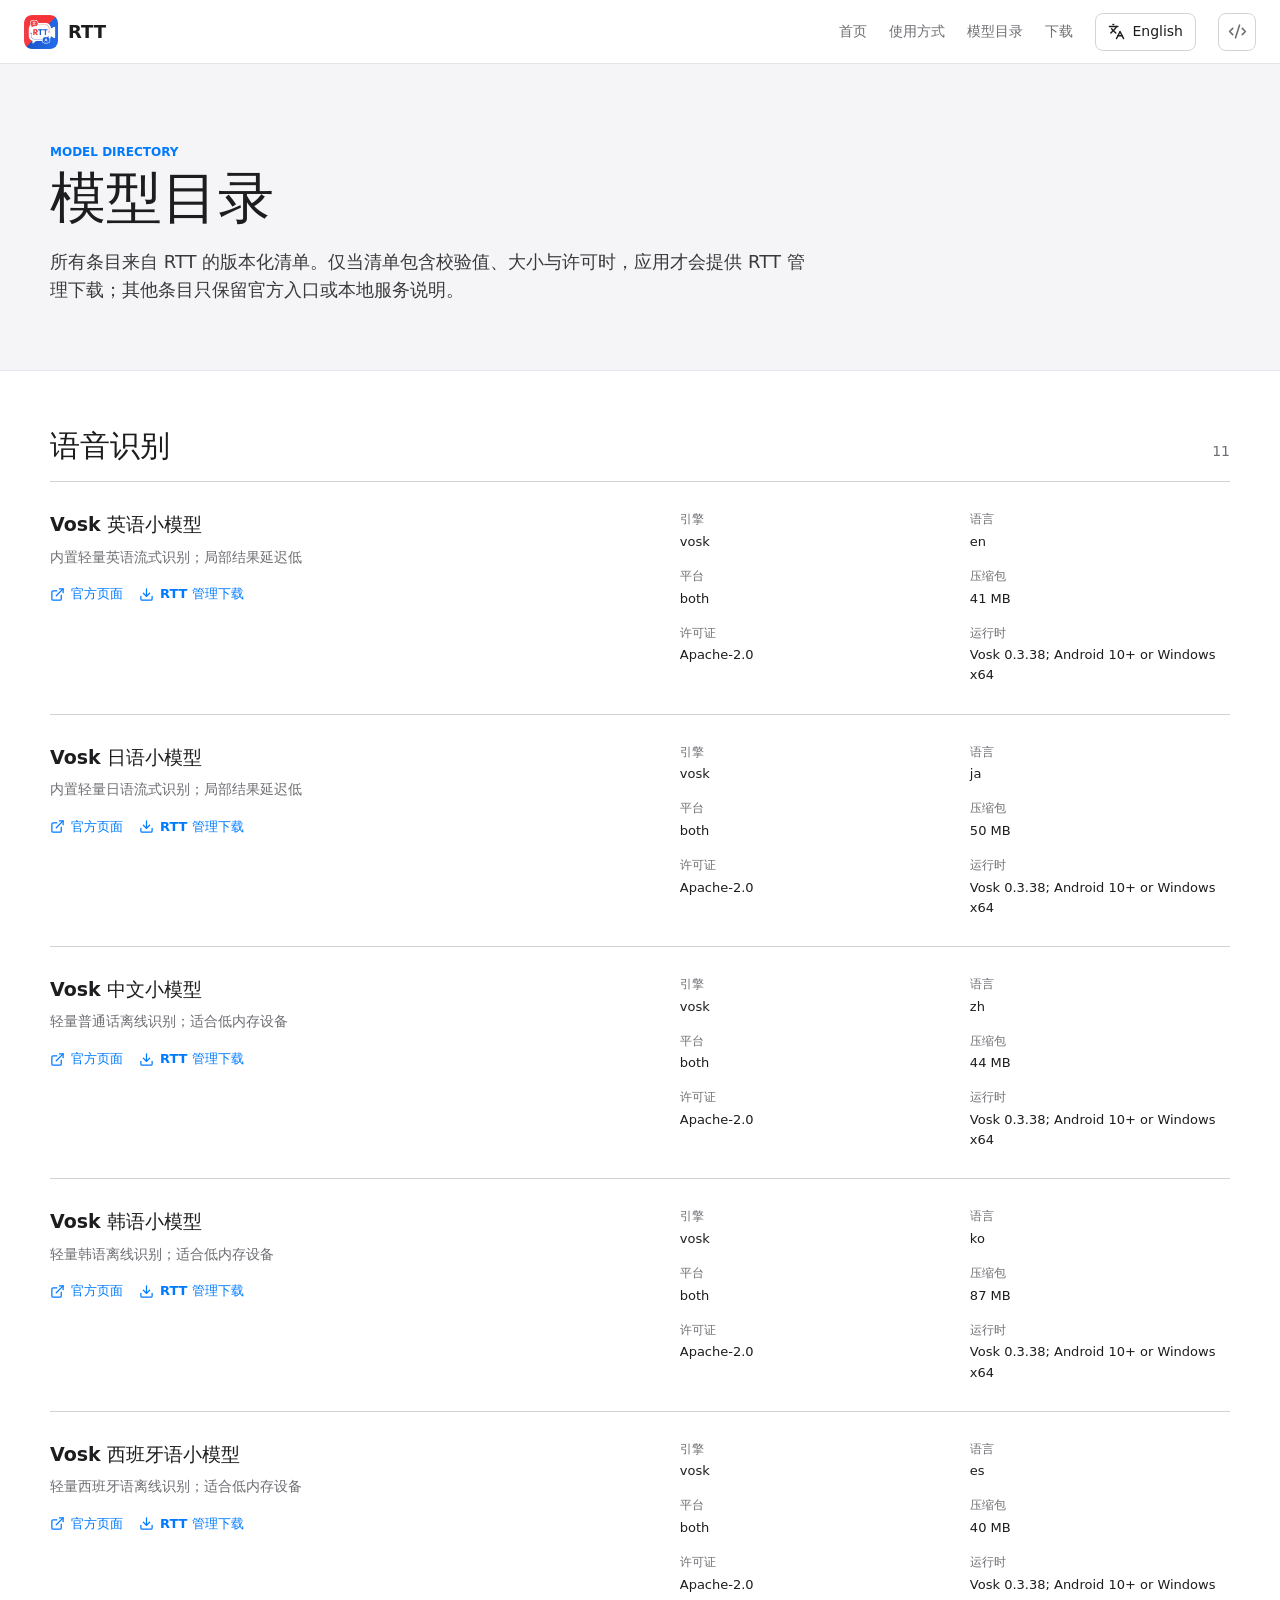
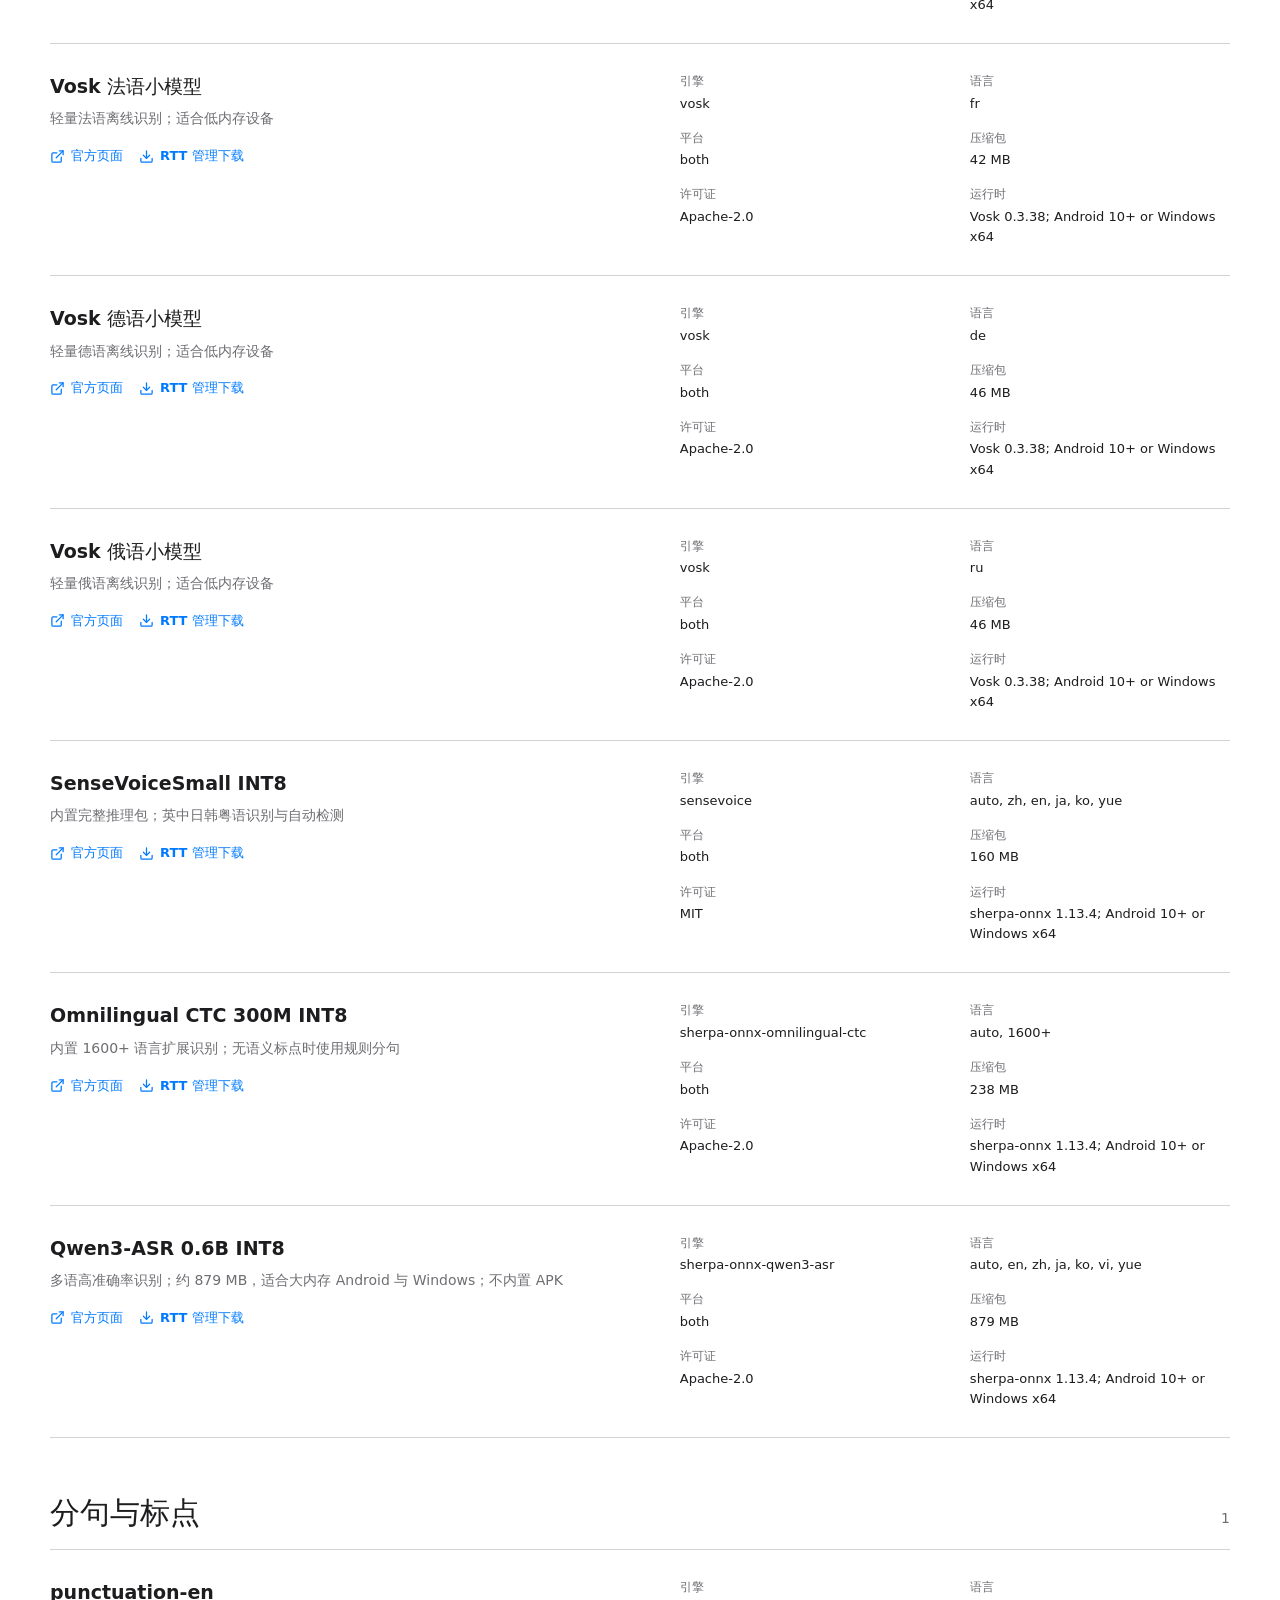
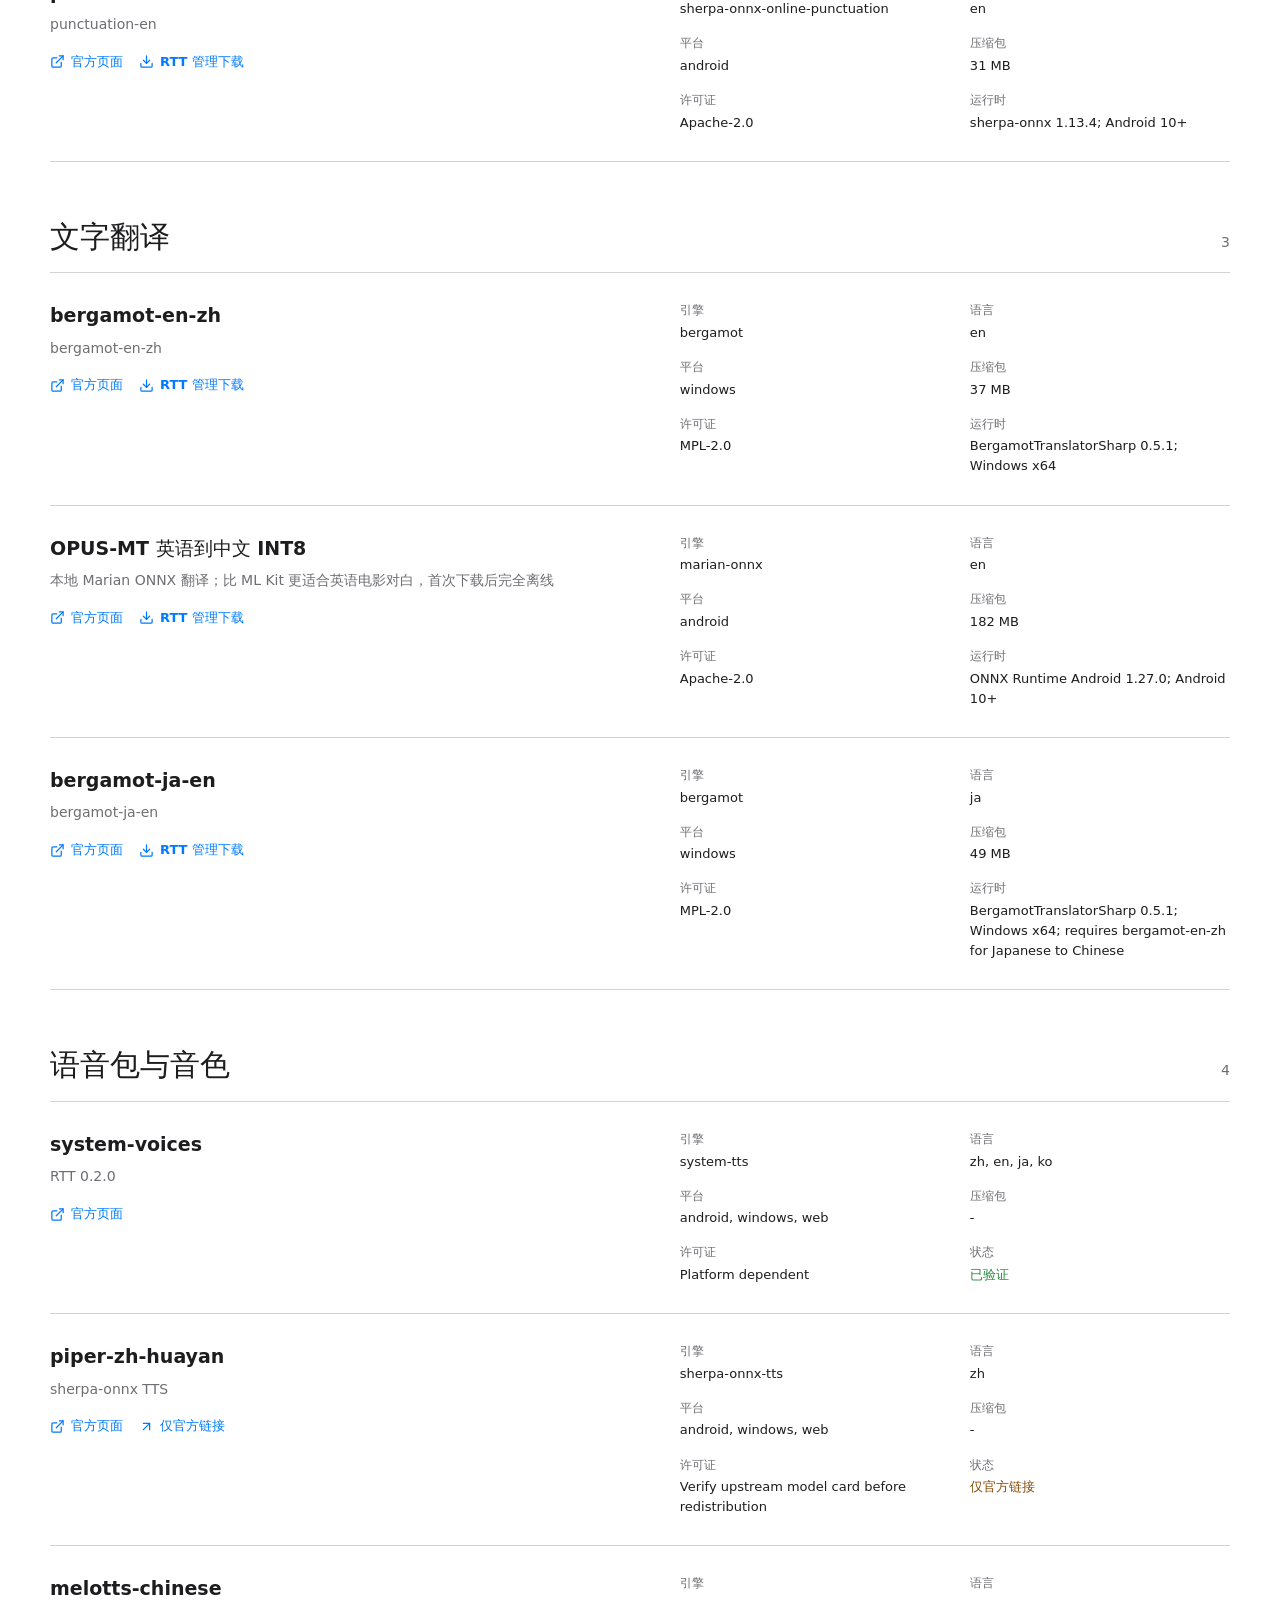
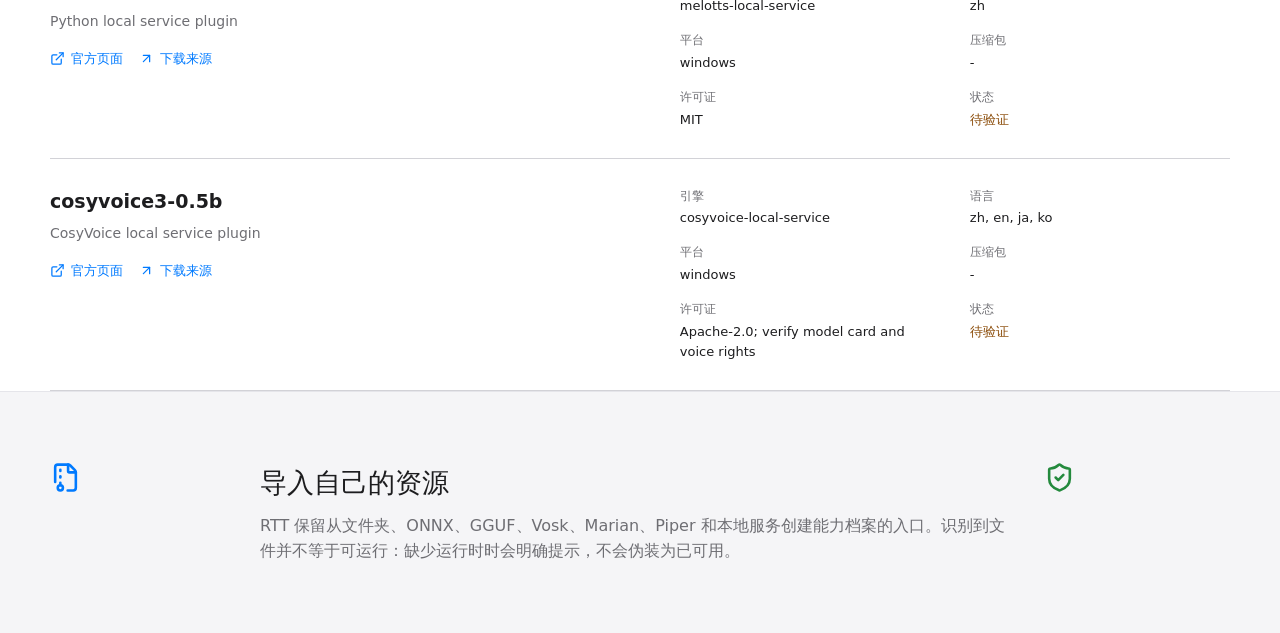
<file: models/index.html>
<!DOCTYPE html><html lang="zh-CN"><head><meta charset="UTF-8"><meta name="viewport" content="width=device-width"><meta name="theme-color" content="#F5F5F7"><meta name="description" content="RTT 的语音识别、翻译、标点、OCR 与 TTS 模型和运行时目录。"><link rel="icon" href="/favicon.png" type="image/png"><link rel="apple-touch-icon" href="/icon-512.png"><title>RTT 模型目录</title><link rel="stylesheet" href="/_astro/Header.BBaSor3i.css"></head><body><header class="site-header"><div class="nav-shell"><a class="brand" href="/" aria-label="RTT home"><img class="brand-mark" src="/icon-512.png" alt="" width="34" height="34"><span>RTT</span></a><nav aria-label="主导航"><a class="nav-link" href="/">首页</a><a class="nav-link" href="/#modes">使用方式</a><a class="nav-link" href="/models/">模型目录</a><a class="nav-link" href="/#download">下载</a><a class="language-link" href="/en/models/" aria-label="English"><svg xmlns="http://www.w3.org/2000/svg" width="17" height="17" viewBox="0 0 24 24" fill="none" stroke="currentColor" stroke-width="2" stroke-linecap="round" stroke-linejoin="round" aria-hidden="true" class="lucide lucide-languages"><path d="m5 8 6 6"></path><path d="m4 14 6-6 2-3"></path><path d="M2 5h12"></path><path d="M7 2h1"></path><path d="m22 22-5-10-5 10"></path><path d="M14 18h6"></path></svg><span>English</span></a><a class="icon-link" href="https://github.com/Jensen-Yao/RTT" title="GitHub" aria-label="GitHub"><svg xmlns="http://www.w3.org/2000/svg" width="19" height="19" viewBox="0 0 24 24" fill="none" stroke="currentColor" stroke-width="2" stroke-linecap="round" stroke-linejoin="round" aria-hidden="true" class="lucide lucide-code-xml"><path d="m18 16 4-4-4-4"></path><path d="m6 8-4 4 4 4"></path><path d="m14.5 4-5 16"></path></svg></a></nav></div></header><main class="directory-page"><section class="directory-hero"><div class="shell"><p class="eyebrow">MODEL DIRECTORY</p><h1>模型目录</h1><p>所有条目来自 RTT 的版本化清单。仅当清单包含校验值、大小与许可时，应用才会提供 RTT 管理下载；其他条目只保留官方入口或本地服务说明。</p></div></section><section class="catalog-band" id="asr"><div class="shell catalog-heading"><h2>语音识别</h2><span>11</span></div><div class="shell catalog-list"><article class="catalog-row"><div class="catalog-title"><h3>Vosk 英语小模型</h3><p>内置轻量英语流式识别；局部结果延迟低</p><div class="catalog-links"><a href="https://alphacephei.com/vosk/models" target="_blank" rel="noreferrer"><svg xmlns="http://www.w3.org/2000/svg" width="15" height="15" viewBox="0 0 24 24" fill="none" stroke="currentColor" stroke-width="2" stroke-linecap="round" stroke-linejoin="round" aria-hidden="true" class="lucide lucide-external-link"><path d="M15 3h6v6"></path><path d="M10 14 21 3"></path><path d="M18 13v6a2 2 0 0 1-2 2H5a2 2 0 0 1-2-2V8a2 2 0 0 1 2-2h6"></path></svg>官方页面</a><a href="https://github.com/Jensen-Yao/RTT/releases/download/models-v0.1.0/vosk-en.zip" target="_blank" rel="noreferrer"><svg xmlns="http://www.w3.org/2000/svg" width="15" height="15" viewBox="0 0 24 24" fill="none" stroke="currentColor" stroke-width="2" stroke-linecap="round" stroke-linejoin="round" aria-hidden="true" class="lucide lucide-download"><path d="M12 15V3"></path><path d="M21 15v4a2 2 0 0 1-2 2H5a2 2 0 0 1-2-2v-4"></path><path d="m7 10 5 5 5-5"></path></svg>RTT 管理下载</a></div></div><dl><div><dt>引擎</dt><dd>vosk</dd></div><div><dt>语言</dt><dd>en</dd></div><div><dt>平台</dt><dd>both</dd></div><div><dt>压缩包</dt><dd>41 MB</dd></div><div><dt>许可证</dt><dd>Apache-2.0</dd></div><div><dt>运行时</dt><dd>Vosk 0.3.38; Android 10+ or Windows x64</dd></div></dl></article><article class="catalog-row"><div class="catalog-title"><h3>Vosk 日语小模型</h3><p>内置轻量日语流式识别；局部结果延迟低</p><div class="catalog-links"><a href="https://alphacephei.com/vosk/models" target="_blank" rel="noreferrer"><svg xmlns="http://www.w3.org/2000/svg" width="15" height="15" viewBox="0 0 24 24" fill="none" stroke="currentColor" stroke-width="2" stroke-linecap="round" stroke-linejoin="round" aria-hidden="true" class="lucide lucide-external-link"><path d="M15 3h6v6"></path><path d="M10 14 21 3"></path><path d="M18 13v6a2 2 0 0 1-2 2H5a2 2 0 0 1-2-2V8a2 2 0 0 1 2-2h6"></path></svg>官方页面</a><a href="https://github.com/Jensen-Yao/RTT/releases/download/models-v0.1.0/vosk-ja.zip" target="_blank" rel="noreferrer"><svg xmlns="http://www.w3.org/2000/svg" width="15" height="15" viewBox="0 0 24 24" fill="none" stroke="currentColor" stroke-width="2" stroke-linecap="round" stroke-linejoin="round" aria-hidden="true" class="lucide lucide-download"><path d="M12 15V3"></path><path d="M21 15v4a2 2 0 0 1-2 2H5a2 2 0 0 1-2-2v-4"></path><path d="m7 10 5 5 5-5"></path></svg>RTT 管理下载</a></div></div><dl><div><dt>引擎</dt><dd>vosk</dd></div><div><dt>语言</dt><dd>ja</dd></div><div><dt>平台</dt><dd>both</dd></div><div><dt>压缩包</dt><dd>50 MB</dd></div><div><dt>许可证</dt><dd>Apache-2.0</dd></div><div><dt>运行时</dt><dd>Vosk 0.3.38; Android 10+ or Windows x64</dd></div></dl></article><article class="catalog-row"><div class="catalog-title"><h3>Vosk 中文小模型</h3><p>轻量普通话离线识别；适合低内存设备</p><div class="catalog-links"><a href="https://alphacephei.com/vosk/models" target="_blank" rel="noreferrer"><svg xmlns="http://www.w3.org/2000/svg" width="15" height="15" viewBox="0 0 24 24" fill="none" stroke="currentColor" stroke-width="2" stroke-linecap="round" stroke-linejoin="round" aria-hidden="true" class="lucide lucide-external-link"><path d="M15 3h6v6"></path><path d="M10 14 21 3"></path><path d="M18 13v6a2 2 0 0 1-2 2H5a2 2 0 0 1-2-2V8a2 2 0 0 1 2-2h6"></path></svg>官方页面</a><a href="https://alphacephei.com/vosk/models/vosk-model-small-cn-0.22.zip" target="_blank" rel="noreferrer"><svg xmlns="http://www.w3.org/2000/svg" width="15" height="15" viewBox="0 0 24 24" fill="none" stroke="currentColor" stroke-width="2" stroke-linecap="round" stroke-linejoin="round" aria-hidden="true" class="lucide lucide-download"><path d="M12 15V3"></path><path d="M21 15v4a2 2 0 0 1-2 2H5a2 2 0 0 1-2-2v-4"></path><path d="m7 10 5 5 5-5"></path></svg>RTT 管理下载</a></div></div><dl><div><dt>引擎</dt><dd>vosk</dd></div><div><dt>语言</dt><dd>zh</dd></div><div><dt>平台</dt><dd>both</dd></div><div><dt>压缩包</dt><dd>44 MB</dd></div><div><dt>许可证</dt><dd>Apache-2.0</dd></div><div><dt>运行时</dt><dd>Vosk 0.3.38; Android 10+ or Windows x64</dd></div></dl></article><article class="catalog-row"><div class="catalog-title"><h3>Vosk 韩语小模型</h3><p>轻量韩语离线识别；适合低内存设备</p><div class="catalog-links"><a href="https://alphacephei.com/vosk/models" target="_blank" rel="noreferrer"><svg xmlns="http://www.w3.org/2000/svg" width="15" height="15" viewBox="0 0 24 24" fill="none" stroke="currentColor" stroke-width="2" stroke-linecap="round" stroke-linejoin="round" aria-hidden="true" class="lucide lucide-external-link"><path d="M15 3h6v6"></path><path d="M10 14 21 3"></path><path d="M18 13v6a2 2 0 0 1-2 2H5a2 2 0 0 1-2-2V8a2 2 0 0 1 2-2h6"></path></svg>官方页面</a><a href="https://alphacephei.com/vosk/models/vosk-model-small-ko-0.22.zip" target="_blank" rel="noreferrer"><svg xmlns="http://www.w3.org/2000/svg" width="15" height="15" viewBox="0 0 24 24" fill="none" stroke="currentColor" stroke-width="2" stroke-linecap="round" stroke-linejoin="round" aria-hidden="true" class="lucide lucide-download"><path d="M12 15V3"></path><path d="M21 15v4a2 2 0 0 1-2 2H5a2 2 0 0 1-2-2v-4"></path><path d="m7 10 5 5 5-5"></path></svg>RTT 管理下载</a></div></div><dl><div><dt>引擎</dt><dd>vosk</dd></div><div><dt>语言</dt><dd>ko</dd></div><div><dt>平台</dt><dd>both</dd></div><div><dt>压缩包</dt><dd>87 MB</dd></div><div><dt>许可证</dt><dd>Apache-2.0</dd></div><div><dt>运行时</dt><dd>Vosk 0.3.38; Android 10+ or Windows x64</dd></div></dl></article><article class="catalog-row"><div class="catalog-title"><h3>Vosk 西班牙语小模型</h3><p>轻量西班牙语离线识别；适合低内存设备</p><div class="catalog-links"><a href="https://alphacephei.com/vosk/models" target="_blank" rel="noreferrer"><svg xmlns="http://www.w3.org/2000/svg" width="15" height="15" viewBox="0 0 24 24" fill="none" stroke="currentColor" stroke-width="2" stroke-linecap="round" stroke-linejoin="round" aria-hidden="true" class="lucide lucide-external-link"><path d="M15 3h6v6"></path><path d="M10 14 21 3"></path><path d="M18 13v6a2 2 0 0 1-2 2H5a2 2 0 0 1-2-2V8a2 2 0 0 1 2-2h6"></path></svg>官方页面</a><a href="https://alphacephei.com/vosk/models/vosk-model-small-es-0.42.zip" target="_blank" rel="noreferrer"><svg xmlns="http://www.w3.org/2000/svg" width="15" height="15" viewBox="0 0 24 24" fill="none" stroke="currentColor" stroke-width="2" stroke-linecap="round" stroke-linejoin="round" aria-hidden="true" class="lucide lucide-download"><path d="M12 15V3"></path><path d="M21 15v4a2 2 0 0 1-2 2H5a2 2 0 0 1-2-2v-4"></path><path d="m7 10 5 5 5-5"></path></svg>RTT 管理下载</a></div></div><dl><div><dt>引擎</dt><dd>vosk</dd></div><div><dt>语言</dt><dd>es</dd></div><div><dt>平台</dt><dd>both</dd></div><div><dt>压缩包</dt><dd>40 MB</dd></div><div><dt>许可证</dt><dd>Apache-2.0</dd></div><div><dt>运行时</dt><dd>Vosk 0.3.38; Android 10+ or Windows x64</dd></div></dl></article><article class="catalog-row"><div class="catalog-title"><h3>Vosk 法语小模型</h3><p>轻量法语离线识别；适合低内存设备</p><div class="catalog-links"><a href="https://alphacephei.com/vosk/models" target="_blank" rel="noreferrer"><svg xmlns="http://www.w3.org/2000/svg" width="15" height="15" viewBox="0 0 24 24" fill="none" stroke="currentColor" stroke-width="2" stroke-linecap="round" stroke-linejoin="round" aria-hidden="true" class="lucide lucide-external-link"><path d="M15 3h6v6"></path><path d="M10 14 21 3"></path><path d="M18 13v6a2 2 0 0 1-2 2H5a2 2 0 0 1-2-2V8a2 2 0 0 1 2-2h6"></path></svg>官方页面</a><a href="https://alphacephei.com/vosk/models/vosk-model-small-fr-0.22.zip" target="_blank" rel="noreferrer"><svg xmlns="http://www.w3.org/2000/svg" width="15" height="15" viewBox="0 0 24 24" fill="none" stroke="currentColor" stroke-width="2" stroke-linecap="round" stroke-linejoin="round" aria-hidden="true" class="lucide lucide-download"><path d="M12 15V3"></path><path d="M21 15v4a2 2 0 0 1-2 2H5a2 2 0 0 1-2-2v-4"></path><path d="m7 10 5 5 5-5"></path></svg>RTT 管理下载</a></div></div><dl><div><dt>引擎</dt><dd>vosk</dd></div><div><dt>语言</dt><dd>fr</dd></div><div><dt>平台</dt><dd>both</dd></div><div><dt>压缩包</dt><dd>42 MB</dd></div><div><dt>许可证</dt><dd>Apache-2.0</dd></div><div><dt>运行时</dt><dd>Vosk 0.3.38; Android 10+ or Windows x64</dd></div></dl></article><article class="catalog-row"><div class="catalog-title"><h3>Vosk 德语小模型</h3><p>轻量德语离线识别；适合低内存设备</p><div class="catalog-links"><a href="https://alphacephei.com/vosk/models" target="_blank" rel="noreferrer"><svg xmlns="http://www.w3.org/2000/svg" width="15" height="15" viewBox="0 0 24 24" fill="none" stroke="currentColor" stroke-width="2" stroke-linecap="round" stroke-linejoin="round" aria-hidden="true" class="lucide lucide-external-link"><path d="M15 3h6v6"></path><path d="M10 14 21 3"></path><path d="M18 13v6a2 2 0 0 1-2 2H5a2 2 0 0 1-2-2V8a2 2 0 0 1 2-2h6"></path></svg>官方页面</a><a href="https://alphacephei.com/vosk/models/vosk-model-small-de-0.15.zip" target="_blank" rel="noreferrer"><svg xmlns="http://www.w3.org/2000/svg" width="15" height="15" viewBox="0 0 24 24" fill="none" stroke="currentColor" stroke-width="2" stroke-linecap="round" stroke-linejoin="round" aria-hidden="true" class="lucide lucide-download"><path d="M12 15V3"></path><path d="M21 15v4a2 2 0 0 1-2 2H5a2 2 0 0 1-2-2v-4"></path><path d="m7 10 5 5 5-5"></path></svg>RTT 管理下载</a></div></div><dl><div><dt>引擎</dt><dd>vosk</dd></div><div><dt>语言</dt><dd>de</dd></div><div><dt>平台</dt><dd>both</dd></div><div><dt>压缩包</dt><dd>46 MB</dd></div><div><dt>许可证</dt><dd>Apache-2.0</dd></div><div><dt>运行时</dt><dd>Vosk 0.3.38; Android 10+ or Windows x64</dd></div></dl></article><article class="catalog-row"><div class="catalog-title"><h3>Vosk 俄语小模型</h3><p>轻量俄语离线识别；适合低内存设备</p><div class="catalog-links"><a href="https://alphacephei.com/vosk/models" target="_blank" rel="noreferrer"><svg xmlns="http://www.w3.org/2000/svg" width="15" height="15" viewBox="0 0 24 24" fill="none" stroke="currentColor" stroke-width="2" stroke-linecap="round" stroke-linejoin="round" aria-hidden="true" class="lucide lucide-external-link"><path d="M15 3h6v6"></path><path d="M10 14 21 3"></path><path d="M18 13v6a2 2 0 0 1-2 2H5a2 2 0 0 1-2-2V8a2 2 0 0 1 2-2h6"></path></svg>官方页面</a><a href="https://alphacephei.com/vosk/models/vosk-model-small-ru-0.22.zip" target="_blank" rel="noreferrer"><svg xmlns="http://www.w3.org/2000/svg" width="15" height="15" viewBox="0 0 24 24" fill="none" stroke="currentColor" stroke-width="2" stroke-linecap="round" stroke-linejoin="round" aria-hidden="true" class="lucide lucide-download"><path d="M12 15V3"></path><path d="M21 15v4a2 2 0 0 1-2 2H5a2 2 0 0 1-2-2v-4"></path><path d="m7 10 5 5 5-5"></path></svg>RTT 管理下载</a></div></div><dl><div><dt>引擎</dt><dd>vosk</dd></div><div><dt>语言</dt><dd>ru</dd></div><div><dt>平台</dt><dd>both</dd></div><div><dt>压缩包</dt><dd>46 MB</dd></div><div><dt>许可证</dt><dd>Apache-2.0</dd></div><div><dt>运行时</dt><dd>Vosk 0.3.38; Android 10+ or Windows x64</dd></div></dl></article><article class="catalog-row"><div class="catalog-title"><h3>SenseVoiceSmall INT8</h3><p>内置完整推理包；英中日韩粤语识别与自动检测</p><div class="catalog-links"><a href="https://github.com/k2-fsa/sherpa-onnx/releases/tag/asr-models" target="_blank" rel="noreferrer"><svg xmlns="http://www.w3.org/2000/svg" width="15" height="15" viewBox="0 0 24 24" fill="none" stroke="currentColor" stroke-width="2" stroke-linecap="round" stroke-linejoin="round" aria-hidden="true" class="lucide lucide-external-link"><path d="M15 3h6v6"></path><path d="M10 14 21 3"></path><path d="M18 13v6a2 2 0 0 1-2 2H5a2 2 0 0 1-2-2V8a2 2 0 0 1 2-2h6"></path></svg>官方页面</a><a href="https://github.com/Jensen-Yao/RTT/releases/download/models-v0.1.0/sensevoice.zip" target="_blank" rel="noreferrer"><svg xmlns="http://www.w3.org/2000/svg" width="15" height="15" viewBox="0 0 24 24" fill="none" stroke="currentColor" stroke-width="2" stroke-linecap="round" stroke-linejoin="round" aria-hidden="true" class="lucide lucide-download"><path d="M12 15V3"></path><path d="M21 15v4a2 2 0 0 1-2 2H5a2 2 0 0 1-2-2v-4"></path><path d="m7 10 5 5 5-5"></path></svg>RTT 管理下载</a></div></div><dl><div><dt>引擎</dt><dd>sensevoice</dd></div><div><dt>语言</dt><dd>auto, zh, en, ja, ko, yue</dd></div><div><dt>平台</dt><dd>both</dd></div><div><dt>压缩包</dt><dd>160 MB</dd></div><div><dt>许可证</dt><dd>MIT</dd></div><div><dt>运行时</dt><dd>sherpa-onnx 1.13.4; Android 10+ or Windows x64</dd></div></dl></article><article class="catalog-row"><div class="catalog-title"><h3>Omnilingual CTC 300M INT8</h3><p>内置 1600+ 语言扩展识别；无语义标点时使用规则分句</p><div class="catalog-links"><a href="https://huggingface.co/OpenVoiceOS/omnilingual-asr-ctc-300m-onnx" target="_blank" rel="noreferrer"><svg xmlns="http://www.w3.org/2000/svg" width="15" height="15" viewBox="0 0 24 24" fill="none" stroke="currentColor" stroke-width="2" stroke-linecap="round" stroke-linejoin="round" aria-hidden="true" class="lucide lucide-external-link"><path d="M15 3h6v6"></path><path d="M10 14 21 3"></path><path d="M18 13v6a2 2 0 0 1-2 2H5a2 2 0 0 1-2-2V8a2 2 0 0 1 2-2h6"></path></svg>官方页面</a><a href="https://github.com/Jensen-Yao/RTT/releases/download/models-v0.1.0/omnilingual-300m-int8.zip" target="_blank" rel="noreferrer"><svg xmlns="http://www.w3.org/2000/svg" width="15" height="15" viewBox="0 0 24 24" fill="none" stroke="currentColor" stroke-width="2" stroke-linecap="round" stroke-linejoin="round" aria-hidden="true" class="lucide lucide-download"><path d="M12 15V3"></path><path d="M21 15v4a2 2 0 0 1-2 2H5a2 2 0 0 1-2-2v-4"></path><path d="m7 10 5 5 5-5"></path></svg>RTT 管理下载</a></div></div><dl><div><dt>引擎</dt><dd>sherpa-onnx-omnilingual-ctc</dd></div><div><dt>语言</dt><dd>auto, 1600+</dd></div><div><dt>平台</dt><dd>both</dd></div><div><dt>压缩包</dt><dd>238 MB</dd></div><div><dt>许可证</dt><dd>Apache-2.0</dd></div><div><dt>运行时</dt><dd>sherpa-onnx 1.13.4; Android 10+ or Windows x64</dd></div></dl></article><article class="catalog-row"><div class="catalog-title"><h3>Qwen3-ASR 0.6B INT8</h3><p>多语高准确率识别；约 879 MB，适合大内存 Android 与 Windows；不内置 APK</p><div class="catalog-links"><a href="https://github.com/k2-fsa/sherpa-onnx/releases/tag/asr-models" target="_blank" rel="noreferrer"><svg xmlns="http://www.w3.org/2000/svg" width="15" height="15" viewBox="0 0 24 24" fill="none" stroke="currentColor" stroke-width="2" stroke-linecap="round" stroke-linejoin="round" aria-hidden="true" class="lucide lucide-external-link"><path d="M15 3h6v6"></path><path d="M10 14 21 3"></path><path d="M18 13v6a2 2 0 0 1-2 2H5a2 2 0 0 1-2-2V8a2 2 0 0 1 2-2h6"></path></svg>官方页面</a><a href="https://github.com/k2-fsa/sherpa-onnx/releases/download/asr-models/sherpa-onnx-qwen3-asr-0.6B-int8-2026-03-25.tar.bz2" target="_blank" rel="noreferrer"><svg xmlns="http://www.w3.org/2000/svg" width="15" height="15" viewBox="0 0 24 24" fill="none" stroke="currentColor" stroke-width="2" stroke-linecap="round" stroke-linejoin="round" aria-hidden="true" class="lucide lucide-download"><path d="M12 15V3"></path><path d="M21 15v4a2 2 0 0 1-2 2H5a2 2 0 0 1-2-2v-4"></path><path d="m7 10 5 5 5-5"></path></svg>RTT 管理下载</a></div></div><dl><div><dt>引擎</dt><dd>sherpa-onnx-qwen3-asr</dd></div><div><dt>语言</dt><dd>auto, en, zh, ja, ko, vi, yue</dd></div><div><dt>平台</dt><dd>both</dd></div><div><dt>压缩包</dt><dd>879 MB</dd></div><div><dt>许可证</dt><dd>Apache-2.0</dd></div><div><dt>运行时</dt><dd>sherpa-onnx 1.13.4; Android 10+ or Windows x64</dd></div></dl></article></div></section><section class="catalog-band" id="punctuation"><div class="shell catalog-heading"><h2>分句与标点</h2><span>1</span></div><div class="shell catalog-list"><article class="catalog-row"><div class="catalog-title"><h3>punctuation-en</h3><p>punctuation-en</p><div class="catalog-links"><a href="https://github.com/k2-fsa/sherpa-onnx/releases/tag/punctuation-models" target="_blank" rel="noreferrer"><svg xmlns="http://www.w3.org/2000/svg" width="15" height="15" viewBox="0 0 24 24" fill="none" stroke="currentColor" stroke-width="2" stroke-linecap="round" stroke-linejoin="round" aria-hidden="true" class="lucide lucide-external-link"><path d="M15 3h6v6"></path><path d="M10 14 21 3"></path><path d="M18 13v6a2 2 0 0 1-2 2H5a2 2 0 0 1-2-2V8a2 2 0 0 1 2-2h6"></path></svg>官方页面</a><a href="https://github.com/k2-fsa/sherpa-onnx/releases/download/punctuation-models/sherpa-onnx-online-punct-en-2024-08-06.tar.bz2" target="_blank" rel="noreferrer"><svg xmlns="http://www.w3.org/2000/svg" width="15" height="15" viewBox="0 0 24 24" fill="none" stroke="currentColor" stroke-width="2" stroke-linecap="round" stroke-linejoin="round" aria-hidden="true" class="lucide lucide-download"><path d="M12 15V3"></path><path d="M21 15v4a2 2 0 0 1-2 2H5a2 2 0 0 1-2-2v-4"></path><path d="m7 10 5 5 5-5"></path></svg>RTT 管理下载</a></div></div><dl><div><dt>引擎</dt><dd>sherpa-onnx-online-punctuation</dd></div><div><dt>语言</dt><dd>en</dd></div><div><dt>平台</dt><dd>android</dd></div><div><dt>压缩包</dt><dd>31 MB</dd></div><div><dt>许可证</dt><dd>Apache-2.0</dd></div><div><dt>运行时</dt><dd>sherpa-onnx 1.13.4; Android 10+</dd></div></dl></article></div></section><section class="catalog-band" id="translation"><div class="shell catalog-heading"><h2>文字翻译</h2><span>3</span></div><div class="shell catalog-list"><article class="catalog-row"><div class="catalog-title"><h3>bergamot-en-zh</h3><p>bergamot-en-zh</p><div class="catalog-links"><a href="https://github.com/mozilla/bergamot-translator" target="_blank" rel="noreferrer"><svg xmlns="http://www.w3.org/2000/svg" width="15" height="15" viewBox="0 0 24 24" fill="none" stroke="currentColor" stroke-width="2" stroke-linecap="round" stroke-linejoin="round" aria-hidden="true" class="lucide lucide-external-link"><path d="M15 3h6v6"></path><path d="M10 14 21 3"></path><path d="M18 13v6a2 2 0 0 1-2 2H5a2 2 0 0 1-2-2V8a2 2 0 0 1 2-2h6"></path></svg>官方页面</a><a href="https://github.com/Jensen-Yao/RTT/releases/download/models-v0.1.0/bergamot-en-zh.zip" target="_blank" rel="noreferrer"><svg xmlns="http://www.w3.org/2000/svg" width="15" height="15" viewBox="0 0 24 24" fill="none" stroke="currentColor" stroke-width="2" stroke-linecap="round" stroke-linejoin="round" aria-hidden="true" class="lucide lucide-download"><path d="M12 15V3"></path><path d="M21 15v4a2 2 0 0 1-2 2H5a2 2 0 0 1-2-2v-4"></path><path d="m7 10 5 5 5-5"></path></svg>RTT 管理下载</a></div></div><dl><div><dt>引擎</dt><dd>bergamot</dd></div><div><dt>语言</dt><dd>en</dd></div><div><dt>平台</dt><dd>windows</dd></div><div><dt>压缩包</dt><dd>37 MB</dd></div><div><dt>许可证</dt><dd>MPL-2.0</dd></div><div><dt>运行时</dt><dd>BergamotTranslatorSharp 0.5.1; Windows x64</dd></div></dl></article><article class="catalog-row"><div class="catalog-title"><h3>OPUS-MT 英语到中文 INT8</h3><p>本地 Marian ONNX 翻译；比 ML Kit 更适合英语电影对白，首次下载后完全离线</p><div class="catalog-links"><a href="https://huggingface.co/Helsinki-NLP/opus-mt-en-zh" target="_blank" rel="noreferrer"><svg xmlns="http://www.w3.org/2000/svg" width="15" height="15" viewBox="0 0 24 24" fill="none" stroke="currentColor" stroke-width="2" stroke-linecap="round" stroke-linejoin="round" aria-hidden="true" class="lucide lucide-external-link"><path d="M15 3h6v6"></path><path d="M10 14 21 3"></path><path d="M18 13v6a2 2 0 0 1-2 2H5a2 2 0 0 1-2-2V8a2 2 0 0 1 2-2h6"></path></svg>官方页面</a><a href="https://github.com/Jensen-Yao/RTT/releases/download/models-v0.1.0/marian-en-zh-int8.zip" target="_blank" rel="noreferrer"><svg xmlns="http://www.w3.org/2000/svg" width="15" height="15" viewBox="0 0 24 24" fill="none" stroke="currentColor" stroke-width="2" stroke-linecap="round" stroke-linejoin="round" aria-hidden="true" class="lucide lucide-download"><path d="M12 15V3"></path><path d="M21 15v4a2 2 0 0 1-2 2H5a2 2 0 0 1-2-2v-4"></path><path d="m7 10 5 5 5-5"></path></svg>RTT 管理下载</a></div></div><dl><div><dt>引擎</dt><dd>marian-onnx</dd></div><div><dt>语言</dt><dd>en</dd></div><div><dt>平台</dt><dd>android</dd></div><div><dt>压缩包</dt><dd>182 MB</dd></div><div><dt>许可证</dt><dd>Apache-2.0</dd></div><div><dt>运行时</dt><dd>ONNX Runtime Android 1.27.0; Android 10+</dd></div></dl></article><article class="catalog-row"><div class="catalog-title"><h3>bergamot-ja-en</h3><p>bergamot-ja-en</p><div class="catalog-links"><a href="https://github.com/mozilla/bergamot-translator" target="_blank" rel="noreferrer"><svg xmlns="http://www.w3.org/2000/svg" width="15" height="15" viewBox="0 0 24 24" fill="none" stroke="currentColor" stroke-width="2" stroke-linecap="round" stroke-linejoin="round" aria-hidden="true" class="lucide lucide-external-link"><path d="M15 3h6v6"></path><path d="M10 14 21 3"></path><path d="M18 13v6a2 2 0 0 1-2 2H5a2 2 0 0 1-2-2V8a2 2 0 0 1 2-2h6"></path></svg>官方页面</a><a href="https://github.com/Jensen-Yao/RTT/releases/download/models-v0.1.0/bergamot-ja-en.zip" target="_blank" rel="noreferrer"><svg xmlns="http://www.w3.org/2000/svg" width="15" height="15" viewBox="0 0 24 24" fill="none" stroke="currentColor" stroke-width="2" stroke-linecap="round" stroke-linejoin="round" aria-hidden="true" class="lucide lucide-download"><path d="M12 15V3"></path><path d="M21 15v4a2 2 0 0 1-2 2H5a2 2 0 0 1-2-2v-4"></path><path d="m7 10 5 5 5-5"></path></svg>RTT 管理下载</a></div></div><dl><div><dt>引擎</dt><dd>bergamot</dd></div><div><dt>语言</dt><dd>ja</dd></div><div><dt>平台</dt><dd>windows</dd></div><div><dt>压缩包</dt><dd>49 MB</dd></div><div><dt>许可证</dt><dd>MPL-2.0</dd></div><div><dt>运行时</dt><dd>BergamotTranslatorSharp 0.5.1; Windows x64; requires bergamot-en-zh for Japanese to Chinese</dd></div></dl></article></div></section><section class="catalog-band" id="voices"><div class="shell catalog-heading"><h2>语音包与音色</h2><span>4</span></div><div class="shell catalog-list"><article class="catalog-row"><div class="catalog-title"><h3>system-voices</h3><p>RTT 0.2.0</p><div class="catalog-links"><a href="https://developer.android.com/reference/android/speech/tts/Voice" target="_blank" rel="noreferrer"><svg xmlns="http://www.w3.org/2000/svg" width="15" height="15" viewBox="0 0 24 24" fill="none" stroke="currentColor" stroke-width="2" stroke-linecap="round" stroke-linejoin="round" aria-hidden="true" class="lucide lucide-external-link"><path d="M15 3h6v6"></path><path d="M10 14 21 3"></path><path d="M18 13v6a2 2 0 0 1-2 2H5a2 2 0 0 1-2-2V8a2 2 0 0 1 2-2h6"></path></svg>官方页面</a></div></div><dl><div><dt>引擎</dt><dd>system-tts</dd></div><div><dt>语言</dt><dd>zh, en, ja, ko</dd></div><div><dt>平台</dt><dd>android, windows, web</dd></div><div><dt>压缩包</dt><dd>-</dd></div><div><dt>许可证</dt><dd>Platform dependent</dd></div><div><dt>状态</dt><dd class="status-good">已验证</dd></div></dl></article><article class="catalog-row"><div class="catalog-title"><h3>piper-zh-huayan</h3><p>sherpa-onnx TTS</p><div class="catalog-links"><a href="https://huggingface.co/rhasspy/piper-voices" target="_blank" rel="noreferrer"><svg xmlns="http://www.w3.org/2000/svg" width="15" height="15" viewBox="0 0 24 24" fill="none" stroke="currentColor" stroke-width="2" stroke-linecap="round" stroke-linejoin="round" aria-hidden="true" class="lucide lucide-external-link"><path d="M15 3h6v6"></path><path d="M10 14 21 3"></path><path d="M18 13v6a2 2 0 0 1-2 2H5a2 2 0 0 1-2-2V8a2 2 0 0 1 2-2h6"></path></svg>官方页面</a><a href="https://huggingface.co/rhasspy/piper-voices/tree/main/zh/zh_CN/huayan" target="_blank" rel="noreferrer"><svg xmlns="http://www.w3.org/2000/svg" width="15" height="15" viewBox="0 0 24 24" fill="none" stroke="currentColor" stroke-width="2" stroke-linecap="round" stroke-linejoin="round" aria-hidden="true" class="lucide lucide-arrow-up-right"><path d="M7 7h10v10"></path><path d="M7 17 17 7"></path></svg>仅官方链接</a></div></div><dl><div><dt>引擎</dt><dd>sherpa-onnx-tts</dd></div><div><dt>语言</dt><dd>zh</dd></div><div><dt>平台</dt><dd>android, windows, web</dd></div><div><dt>压缩包</dt><dd>-</dd></div><div><dt>许可证</dt><dd>Verify upstream model card before redistribution</dd></div><div><dt>状态</dt><dd class="status-warning">仅官方链接</dd></div></dl></article><article class="catalog-row"><div class="catalog-title"><h3>melotts-chinese</h3><p>Python local service plugin</p><div class="catalog-links"><a href="https://github.com/myshell-ai/MeloTTS" target="_blank" rel="noreferrer"><svg xmlns="http://www.w3.org/2000/svg" width="15" height="15" viewBox="0 0 24 24" fill="none" stroke="currentColor" stroke-width="2" stroke-linecap="round" stroke-linejoin="round" aria-hidden="true" class="lucide lucide-external-link"><path d="M15 3h6v6"></path><path d="M10 14 21 3"></path><path d="M18 13v6a2 2 0 0 1-2 2H5a2 2 0 0 1-2-2V8a2 2 0 0 1 2-2h6"></path></svg>官方页面</a><a href="https://huggingface.co/myshell-ai/MeloTTS-Chinese" target="_blank" rel="noreferrer"><svg xmlns="http://www.w3.org/2000/svg" width="15" height="15" viewBox="0 0 24 24" fill="none" stroke="currentColor" stroke-width="2" stroke-linecap="round" stroke-linejoin="round" aria-hidden="true" class="lucide lucide-arrow-up-right"><path d="M7 7h10v10"></path><path d="M7 17 17 7"></path></svg>下载来源</a></div></div><dl><div><dt>引擎</dt><dd>melotts-local-service</dd></div><div><dt>语言</dt><dd>zh</dd></div><div><dt>平台</dt><dd>windows</dd></div><div><dt>压缩包</dt><dd>-</dd></div><div><dt>许可证</dt><dd>MIT</dd></div><div><dt>状态</dt><dd class="status-warning">待验证</dd></div></dl></article><article class="catalog-row"><div class="catalog-title"><h3>cosyvoice3-0.5b</h3><p>CosyVoice local service plugin</p><div class="catalog-links"><a href="https://github.com/FunAudioLLM/CosyVoice" target="_blank" rel="noreferrer"><svg xmlns="http://www.w3.org/2000/svg" width="15" height="15" viewBox="0 0 24 24" fill="none" stroke="currentColor" stroke-width="2" stroke-linecap="round" stroke-linejoin="round" aria-hidden="true" class="lucide lucide-external-link"><path d="M15 3h6v6"></path><path d="M10 14 21 3"></path><path d="M18 13v6a2 2 0 0 1-2 2H5a2 2 0 0 1-2-2V8a2 2 0 0 1 2-2h6"></path></svg>官方页面</a><a href="https://huggingface.co/FunAudioLLM/Fun-CosyVoice3-0.5B-2512" target="_blank" rel="noreferrer"><svg xmlns="http://www.w3.org/2000/svg" width="15" height="15" viewBox="0 0 24 24" fill="none" stroke="currentColor" stroke-width="2" stroke-linecap="round" stroke-linejoin="round" aria-hidden="true" class="lucide lucide-arrow-up-right"><path d="M7 7h10v10"></path><path d="M7 17 17 7"></path></svg>下载来源</a></div></div><dl><div><dt>引擎</dt><dd>cosyvoice-local-service</dd></div><div><dt>语言</dt><dd>zh, en, ja, ko</dd></div><div><dt>平台</dt><dd>windows</dd></div><div><dt>压缩包</dt><dd>-</dd></div><div><dt>许可证</dt><dd>Apache-2.0; verify model card and voice rights</dd></div><div><dt>状态</dt><dd class="status-warning">待验证</dd></div></dl></article></div></section><section class="directory-import"><div class="shell"><svg xmlns="http://www.w3.org/2000/svg" width="31" height="31" viewBox="0 0 24 24" fill="none" stroke="currentColor" stroke-width="2" stroke-linecap="round" stroke-linejoin="round" aria-hidden="true" class="lucide lucide-file-archive"><path d="M13.659 22H18a2 2 0 0 0 2-2V8a2.4 2.4 0 0 0-.706-1.706l-3.588-3.588A2.4 2.4 0 0 0 14 2H6a2 2 0 0 0-2 2v11.5"></path><path d="M14 2v5a1 1 0 0 0 1 1h5"></path><path d="M8 12v-1"></path><path d="M8 18v-2"></path><path d="M8 7V6"></path><circle cx="8" cy="20" r="2"></circle></svg><div><h2>导入自己的资源</h2><p>RTT 保留从文件夹、ONNX、GGUF、Vosk、Marian、Piper 和本地服务创建能力档案的入口。识别到文件并不等于可运行：缺少运行时时会明确提示，不会伪装为已可用。</p></div><svg xmlns="http://www.w3.org/2000/svg" width="31" height="31" viewBox="0 0 24 24" fill="none" stroke="currentColor" stroke-width="2" stroke-linecap="round" stroke-linejoin="round" aria-hidden="true" class="lucide lucide-shield-check"><path d="M20 13c0 5-3.5 7.5-7.66 8.95a1 1 0 0 1-.67-.01C7.5 20.5 4 18 4 13V6a1 1 0 0 1 1-1c2 0 4.5-1.2 6.24-2.72a1.17 1.17 0 0 1 1.52 0C14.51 3.81 17 5 19 5a1 1 0 0 1 1 1z"></path><path d="m9 12 2 2 4-4"></path></svg></div></section></main></body></html>
</file>
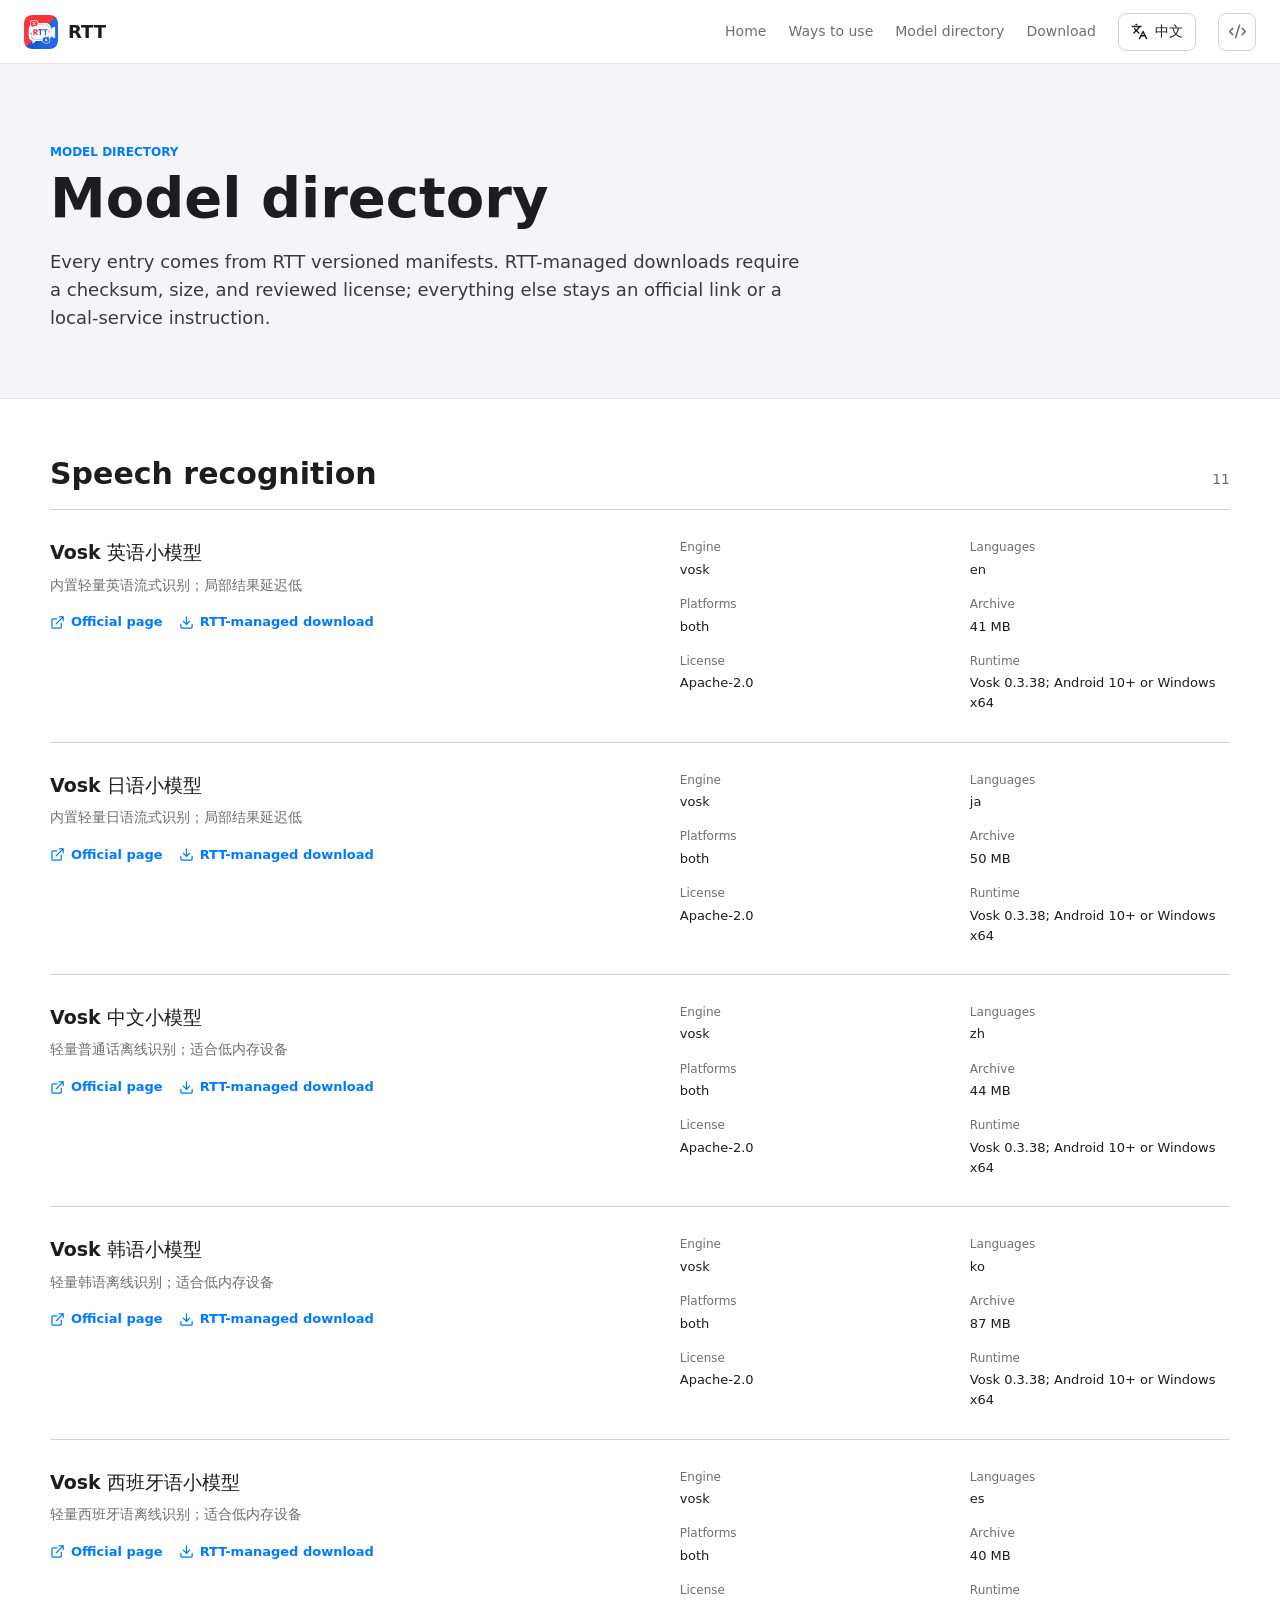
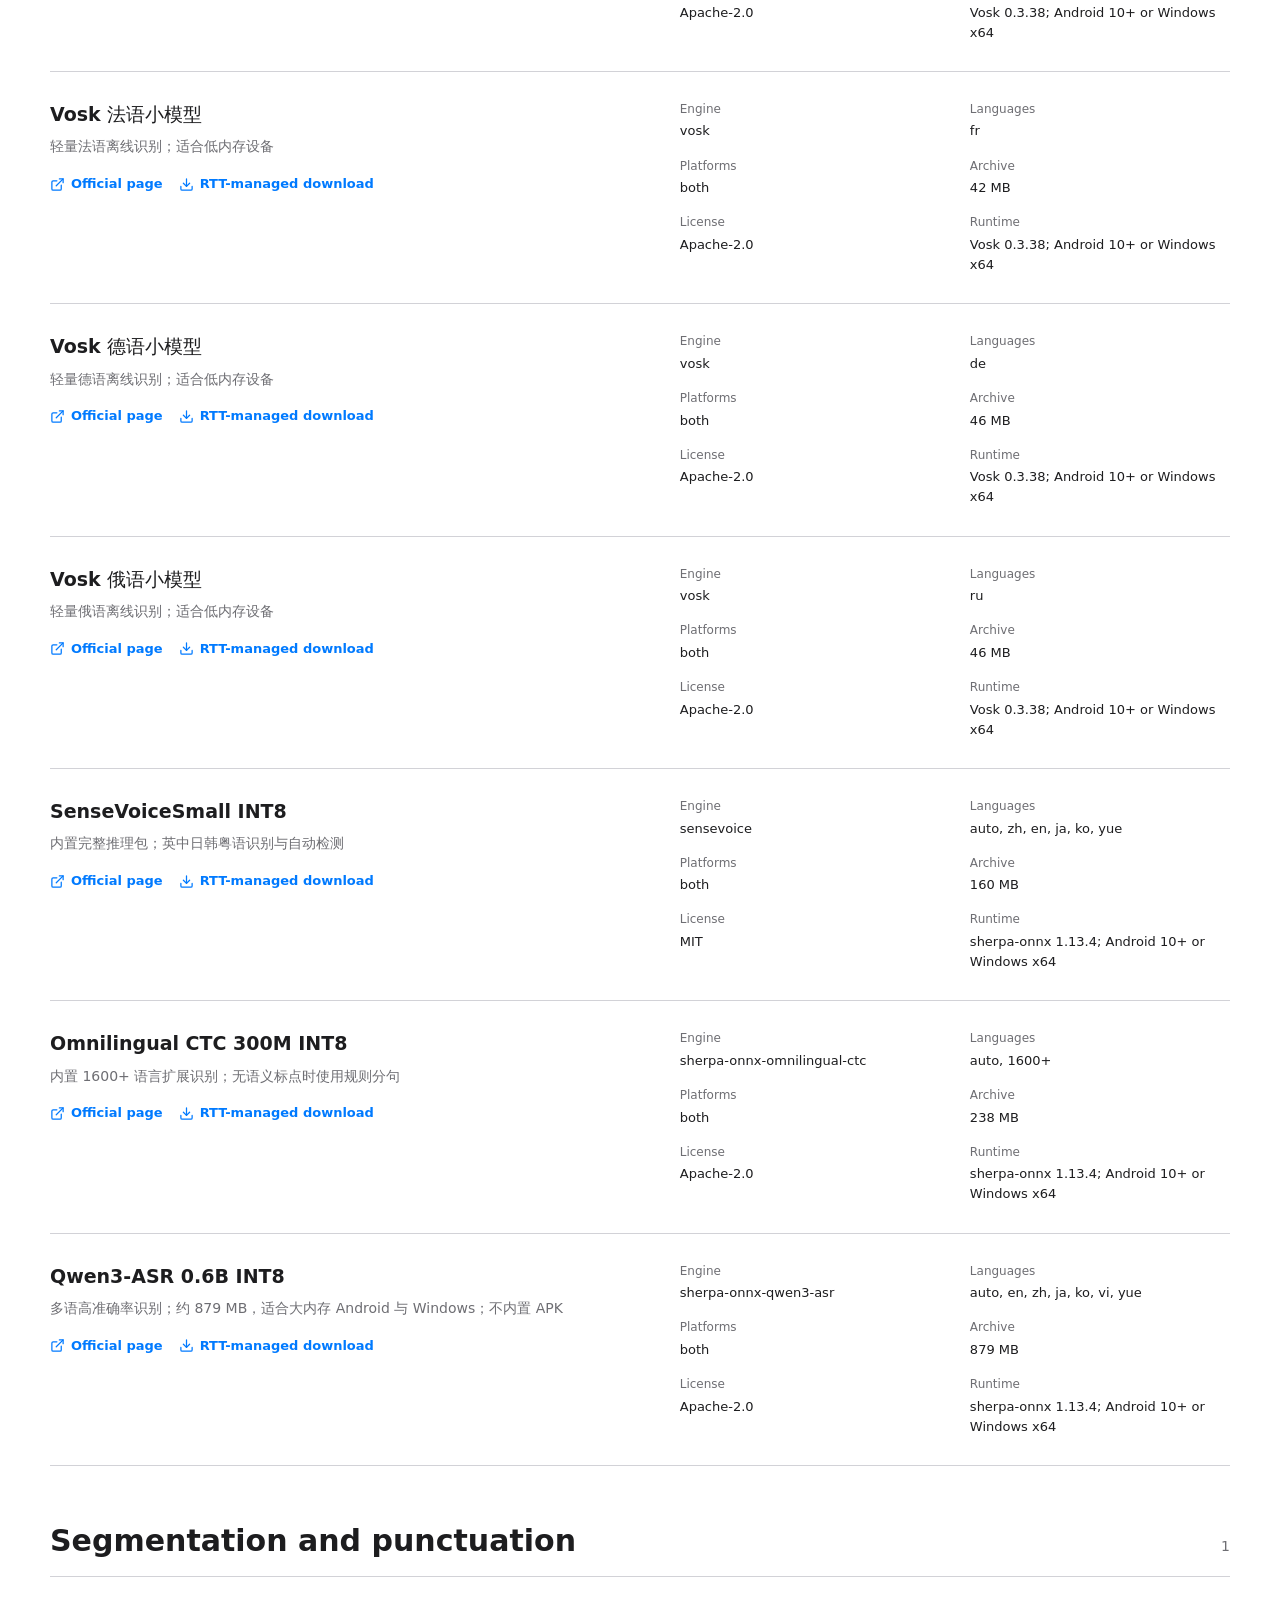
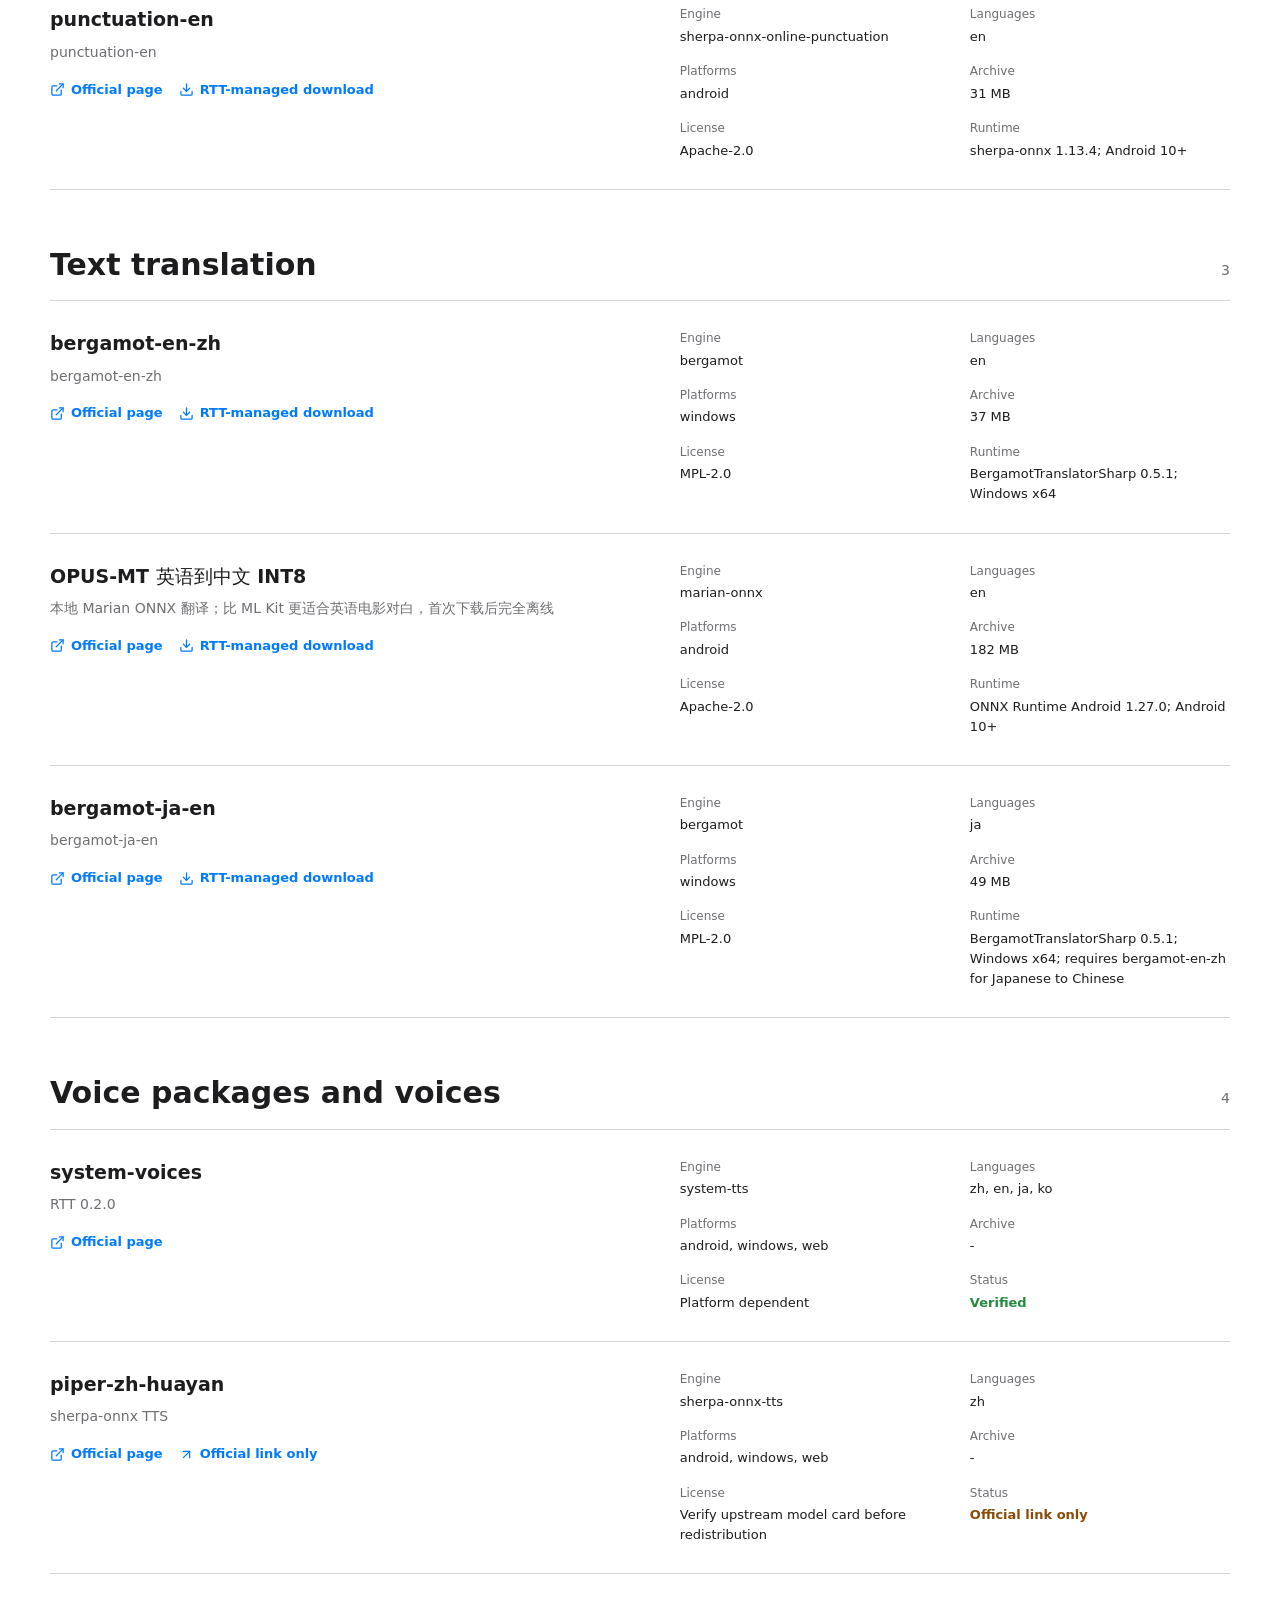
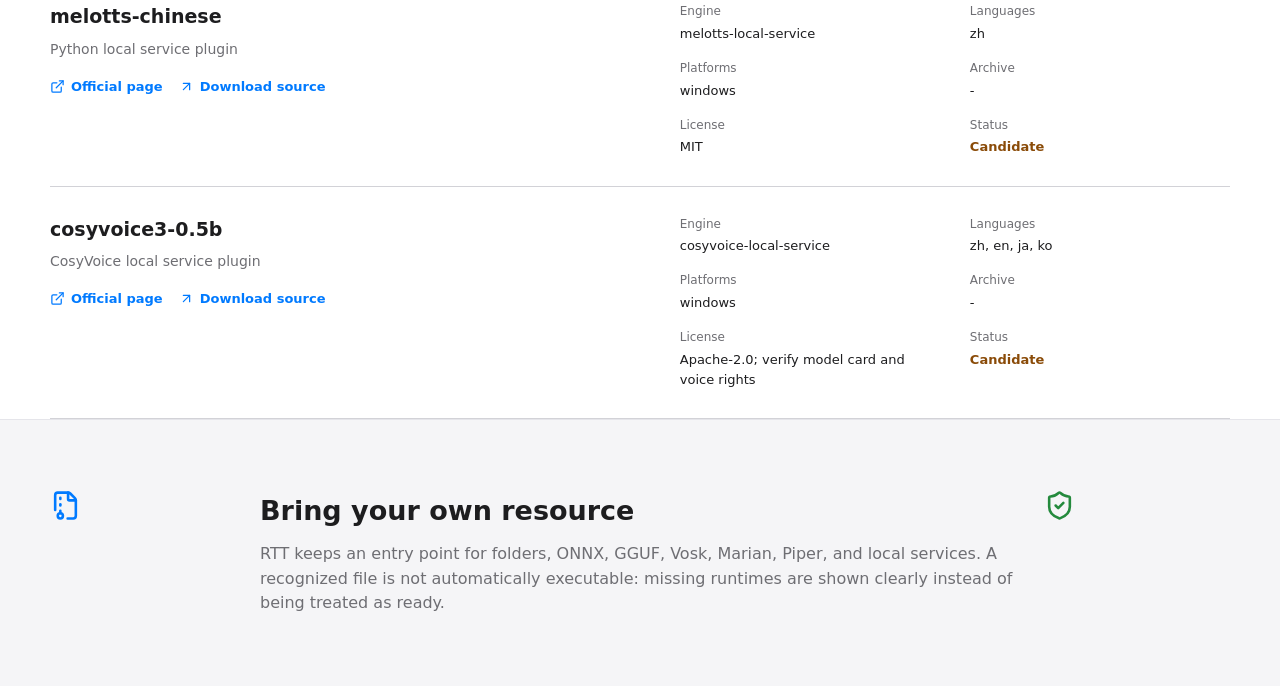
<file: en/models/index.html>
<!DOCTYPE html><html lang="en"><head><meta charset="UTF-8"><meta name="viewport" content="width=device-width"><meta name="theme-color" content="#F5F5F7"><meta name="description" content="The RTT directory of ASR, translation, punctuation, OCR, and TTS models and runtimes."><link rel="icon" href="/favicon.png" type="image/png"><link rel="apple-touch-icon" href="/icon-512.png"><title>RTT model directory</title><link rel="stylesheet" href="/_astro/Header.BBaSor3i.css"></head><body><header class="site-header"><div class="nav-shell"><a class="brand" href="/en/" aria-label="RTT home"><img class="brand-mark" src="/icon-512.png" alt="" width="34" height="34"><span>RTT</span></a><nav aria-label="Main navigation"><a class="nav-link" href="/en/">Home</a><a class="nav-link" href="/en/#modes">Ways to use</a><a class="nav-link" href="/en/models/">Model directory</a><a class="nav-link" href="/en/#download">Download</a><a class="language-link" href="/models/" aria-label="中文"><svg xmlns="http://www.w3.org/2000/svg" width="17" height="17" viewBox="0 0 24 24" fill="none" stroke="currentColor" stroke-width="2" stroke-linecap="round" stroke-linejoin="round" aria-hidden="true" class="lucide lucide-languages"><path d="m5 8 6 6"></path><path d="m4 14 6-6 2-3"></path><path d="M2 5h12"></path><path d="M7 2h1"></path><path d="m22 22-5-10-5 10"></path><path d="M14 18h6"></path></svg><span>中文</span></a><a class="icon-link" href="https://github.com/Jensen-Yao/RTT" title="GitHub" aria-label="GitHub"><svg xmlns="http://www.w3.org/2000/svg" width="19" height="19" viewBox="0 0 24 24" fill="none" stroke="currentColor" stroke-width="2" stroke-linecap="round" stroke-linejoin="round" aria-hidden="true" class="lucide lucide-code-xml"><path d="m18 16 4-4-4-4"></path><path d="m6 8-4 4 4 4"></path><path d="m14.5 4-5 16"></path></svg></a></nav></div></header><main class="directory-page"><section class="directory-hero"><div class="shell"><p class="eyebrow">MODEL DIRECTORY</p><h1>Model directory</h1><p>Every entry comes from RTT versioned manifests. RTT-managed downloads require a checksum, size, and reviewed license; everything else stays an official link or a local-service instruction.</p></div></section><section class="catalog-band" id="asr"><div class="shell catalog-heading"><h2>Speech recognition</h2><span>11</span></div><div class="shell catalog-list"><article class="catalog-row"><div class="catalog-title"><h3>Vosk 英语小模型</h3><p>内置轻量英语流式识别；局部结果延迟低</p><div class="catalog-links"><a href="https://alphacephei.com/vosk/models" target="_blank" rel="noreferrer"><svg xmlns="http://www.w3.org/2000/svg" width="15" height="15" viewBox="0 0 24 24" fill="none" stroke="currentColor" stroke-width="2" stroke-linecap="round" stroke-linejoin="round" aria-hidden="true" class="lucide lucide-external-link"><path d="M15 3h6v6"></path><path d="M10 14 21 3"></path><path d="M18 13v6a2 2 0 0 1-2 2H5a2 2 0 0 1-2-2V8a2 2 0 0 1 2-2h6"></path></svg>Official page</a><a href="https://github.com/Jensen-Yao/RTT/releases/download/models-v0.1.0/vosk-en.zip" target="_blank" rel="noreferrer"><svg xmlns="http://www.w3.org/2000/svg" width="15" height="15" viewBox="0 0 24 24" fill="none" stroke="currentColor" stroke-width="2" stroke-linecap="round" stroke-linejoin="round" aria-hidden="true" class="lucide lucide-download"><path d="M12 15V3"></path><path d="M21 15v4a2 2 0 0 1-2 2H5a2 2 0 0 1-2-2v-4"></path><path d="m7 10 5 5 5-5"></path></svg>RTT-managed download</a></div></div><dl><div><dt>Engine</dt><dd>vosk</dd></div><div><dt>Languages</dt><dd>en</dd></div><div><dt>Platforms</dt><dd>both</dd></div><div><dt>Archive</dt><dd>41 MB</dd></div><div><dt>License</dt><dd>Apache-2.0</dd></div><div><dt>Runtime</dt><dd>Vosk 0.3.38; Android 10+ or Windows x64</dd></div></dl></article><article class="catalog-row"><div class="catalog-title"><h3>Vosk 日语小模型</h3><p>内置轻量日语流式识别；局部结果延迟低</p><div class="catalog-links"><a href="https://alphacephei.com/vosk/models" target="_blank" rel="noreferrer"><svg xmlns="http://www.w3.org/2000/svg" width="15" height="15" viewBox="0 0 24 24" fill="none" stroke="currentColor" stroke-width="2" stroke-linecap="round" stroke-linejoin="round" aria-hidden="true" class="lucide lucide-external-link"><path d="M15 3h6v6"></path><path d="M10 14 21 3"></path><path d="M18 13v6a2 2 0 0 1-2 2H5a2 2 0 0 1-2-2V8a2 2 0 0 1 2-2h6"></path></svg>Official page</a><a href="https://github.com/Jensen-Yao/RTT/releases/download/models-v0.1.0/vosk-ja.zip" target="_blank" rel="noreferrer"><svg xmlns="http://www.w3.org/2000/svg" width="15" height="15" viewBox="0 0 24 24" fill="none" stroke="currentColor" stroke-width="2" stroke-linecap="round" stroke-linejoin="round" aria-hidden="true" class="lucide lucide-download"><path d="M12 15V3"></path><path d="M21 15v4a2 2 0 0 1-2 2H5a2 2 0 0 1-2-2v-4"></path><path d="m7 10 5 5 5-5"></path></svg>RTT-managed download</a></div></div><dl><div><dt>Engine</dt><dd>vosk</dd></div><div><dt>Languages</dt><dd>ja</dd></div><div><dt>Platforms</dt><dd>both</dd></div><div><dt>Archive</dt><dd>50 MB</dd></div><div><dt>License</dt><dd>Apache-2.0</dd></div><div><dt>Runtime</dt><dd>Vosk 0.3.38; Android 10+ or Windows x64</dd></div></dl></article><article class="catalog-row"><div class="catalog-title"><h3>Vosk 中文小模型</h3><p>轻量普通话离线识别；适合低内存设备</p><div class="catalog-links"><a href="https://alphacephei.com/vosk/models" target="_blank" rel="noreferrer"><svg xmlns="http://www.w3.org/2000/svg" width="15" height="15" viewBox="0 0 24 24" fill="none" stroke="currentColor" stroke-width="2" stroke-linecap="round" stroke-linejoin="round" aria-hidden="true" class="lucide lucide-external-link"><path d="M15 3h6v6"></path><path d="M10 14 21 3"></path><path d="M18 13v6a2 2 0 0 1-2 2H5a2 2 0 0 1-2-2V8a2 2 0 0 1 2-2h6"></path></svg>Official page</a><a href="https://alphacephei.com/vosk/models/vosk-model-small-cn-0.22.zip" target="_blank" rel="noreferrer"><svg xmlns="http://www.w3.org/2000/svg" width="15" height="15" viewBox="0 0 24 24" fill="none" stroke="currentColor" stroke-width="2" stroke-linecap="round" stroke-linejoin="round" aria-hidden="true" class="lucide lucide-download"><path d="M12 15V3"></path><path d="M21 15v4a2 2 0 0 1-2 2H5a2 2 0 0 1-2-2v-4"></path><path d="m7 10 5 5 5-5"></path></svg>RTT-managed download</a></div></div><dl><div><dt>Engine</dt><dd>vosk</dd></div><div><dt>Languages</dt><dd>zh</dd></div><div><dt>Platforms</dt><dd>both</dd></div><div><dt>Archive</dt><dd>44 MB</dd></div><div><dt>License</dt><dd>Apache-2.0</dd></div><div><dt>Runtime</dt><dd>Vosk 0.3.38; Android 10+ or Windows x64</dd></div></dl></article><article class="catalog-row"><div class="catalog-title"><h3>Vosk 韩语小模型</h3><p>轻量韩语离线识别；适合低内存设备</p><div class="catalog-links"><a href="https://alphacephei.com/vosk/models" target="_blank" rel="noreferrer"><svg xmlns="http://www.w3.org/2000/svg" width="15" height="15" viewBox="0 0 24 24" fill="none" stroke="currentColor" stroke-width="2" stroke-linecap="round" stroke-linejoin="round" aria-hidden="true" class="lucide lucide-external-link"><path d="M15 3h6v6"></path><path d="M10 14 21 3"></path><path d="M18 13v6a2 2 0 0 1-2 2H5a2 2 0 0 1-2-2V8a2 2 0 0 1 2-2h6"></path></svg>Official page</a><a href="https://alphacephei.com/vosk/models/vosk-model-small-ko-0.22.zip" target="_blank" rel="noreferrer"><svg xmlns="http://www.w3.org/2000/svg" width="15" height="15" viewBox="0 0 24 24" fill="none" stroke="currentColor" stroke-width="2" stroke-linecap="round" stroke-linejoin="round" aria-hidden="true" class="lucide lucide-download"><path d="M12 15V3"></path><path d="M21 15v4a2 2 0 0 1-2 2H5a2 2 0 0 1-2-2v-4"></path><path d="m7 10 5 5 5-5"></path></svg>RTT-managed download</a></div></div><dl><div><dt>Engine</dt><dd>vosk</dd></div><div><dt>Languages</dt><dd>ko</dd></div><div><dt>Platforms</dt><dd>both</dd></div><div><dt>Archive</dt><dd>87 MB</dd></div><div><dt>License</dt><dd>Apache-2.0</dd></div><div><dt>Runtime</dt><dd>Vosk 0.3.38; Android 10+ or Windows x64</dd></div></dl></article><article class="catalog-row"><div class="catalog-title"><h3>Vosk 西班牙语小模型</h3><p>轻量西班牙语离线识别；适合低内存设备</p><div class="catalog-links"><a href="https://alphacephei.com/vosk/models" target="_blank" rel="noreferrer"><svg xmlns="http://www.w3.org/2000/svg" width="15" height="15" viewBox="0 0 24 24" fill="none" stroke="currentColor" stroke-width="2" stroke-linecap="round" stroke-linejoin="round" aria-hidden="true" class="lucide lucide-external-link"><path d="M15 3h6v6"></path><path d="M10 14 21 3"></path><path d="M18 13v6a2 2 0 0 1-2 2H5a2 2 0 0 1-2-2V8a2 2 0 0 1 2-2h6"></path></svg>Official page</a><a href="https://alphacephei.com/vosk/models/vosk-model-small-es-0.42.zip" target="_blank" rel="noreferrer"><svg xmlns="http://www.w3.org/2000/svg" width="15" height="15" viewBox="0 0 24 24" fill="none" stroke="currentColor" stroke-width="2" stroke-linecap="round" stroke-linejoin="round" aria-hidden="true" class="lucide lucide-download"><path d="M12 15V3"></path><path d="M21 15v4a2 2 0 0 1-2 2H5a2 2 0 0 1-2-2v-4"></path><path d="m7 10 5 5 5-5"></path></svg>RTT-managed download</a></div></div><dl><div><dt>Engine</dt><dd>vosk</dd></div><div><dt>Languages</dt><dd>es</dd></div><div><dt>Platforms</dt><dd>both</dd></div><div><dt>Archive</dt><dd>40 MB</dd></div><div><dt>License</dt><dd>Apache-2.0</dd></div><div><dt>Runtime</dt><dd>Vosk 0.3.38; Android 10+ or Windows x64</dd></div></dl></article><article class="catalog-row"><div class="catalog-title"><h3>Vosk 法语小模型</h3><p>轻量法语离线识别；适合低内存设备</p><div class="catalog-links"><a href="https://alphacephei.com/vosk/models" target="_blank" rel="noreferrer"><svg xmlns="http://www.w3.org/2000/svg" width="15" height="15" viewBox="0 0 24 24" fill="none" stroke="currentColor" stroke-width="2" stroke-linecap="round" stroke-linejoin="round" aria-hidden="true" class="lucide lucide-external-link"><path d="M15 3h6v6"></path><path d="M10 14 21 3"></path><path d="M18 13v6a2 2 0 0 1-2 2H5a2 2 0 0 1-2-2V8a2 2 0 0 1 2-2h6"></path></svg>Official page</a><a href="https://alphacephei.com/vosk/models/vosk-model-small-fr-0.22.zip" target="_blank" rel="noreferrer"><svg xmlns="http://www.w3.org/2000/svg" width="15" height="15" viewBox="0 0 24 24" fill="none" stroke="currentColor" stroke-width="2" stroke-linecap="round" stroke-linejoin="round" aria-hidden="true" class="lucide lucide-download"><path d="M12 15V3"></path><path d="M21 15v4a2 2 0 0 1-2 2H5a2 2 0 0 1-2-2v-4"></path><path d="m7 10 5 5 5-5"></path></svg>RTT-managed download</a></div></div><dl><div><dt>Engine</dt><dd>vosk</dd></div><div><dt>Languages</dt><dd>fr</dd></div><div><dt>Platforms</dt><dd>both</dd></div><div><dt>Archive</dt><dd>42 MB</dd></div><div><dt>License</dt><dd>Apache-2.0</dd></div><div><dt>Runtime</dt><dd>Vosk 0.3.38; Android 10+ or Windows x64</dd></div></dl></article><article class="catalog-row"><div class="catalog-title"><h3>Vosk 德语小模型</h3><p>轻量德语离线识别；适合低内存设备</p><div class="catalog-links"><a href="https://alphacephei.com/vosk/models" target="_blank" rel="noreferrer"><svg xmlns="http://www.w3.org/2000/svg" width="15" height="15" viewBox="0 0 24 24" fill="none" stroke="currentColor" stroke-width="2" stroke-linecap="round" stroke-linejoin="round" aria-hidden="true" class="lucide lucide-external-link"><path d="M15 3h6v6"></path><path d="M10 14 21 3"></path><path d="M18 13v6a2 2 0 0 1-2 2H5a2 2 0 0 1-2-2V8a2 2 0 0 1 2-2h6"></path></svg>Official page</a><a href="https://alphacephei.com/vosk/models/vosk-model-small-de-0.15.zip" target="_blank" rel="noreferrer"><svg xmlns="http://www.w3.org/2000/svg" width="15" height="15" viewBox="0 0 24 24" fill="none" stroke="currentColor" stroke-width="2" stroke-linecap="round" stroke-linejoin="round" aria-hidden="true" class="lucide lucide-download"><path d="M12 15V3"></path><path d="M21 15v4a2 2 0 0 1-2 2H5a2 2 0 0 1-2-2v-4"></path><path d="m7 10 5 5 5-5"></path></svg>RTT-managed download</a></div></div><dl><div><dt>Engine</dt><dd>vosk</dd></div><div><dt>Languages</dt><dd>de</dd></div><div><dt>Platforms</dt><dd>both</dd></div><div><dt>Archive</dt><dd>46 MB</dd></div><div><dt>License</dt><dd>Apache-2.0</dd></div><div><dt>Runtime</dt><dd>Vosk 0.3.38; Android 10+ or Windows x64</dd></div></dl></article><article class="catalog-row"><div class="catalog-title"><h3>Vosk 俄语小模型</h3><p>轻量俄语离线识别；适合低内存设备</p><div class="catalog-links"><a href="https://alphacephei.com/vosk/models" target="_blank" rel="noreferrer"><svg xmlns="http://www.w3.org/2000/svg" width="15" height="15" viewBox="0 0 24 24" fill="none" stroke="currentColor" stroke-width="2" stroke-linecap="round" stroke-linejoin="round" aria-hidden="true" class="lucide lucide-external-link"><path d="M15 3h6v6"></path><path d="M10 14 21 3"></path><path d="M18 13v6a2 2 0 0 1-2 2H5a2 2 0 0 1-2-2V8a2 2 0 0 1 2-2h6"></path></svg>Official page</a><a href="https://alphacephei.com/vosk/models/vosk-model-small-ru-0.22.zip" target="_blank" rel="noreferrer"><svg xmlns="http://www.w3.org/2000/svg" width="15" height="15" viewBox="0 0 24 24" fill="none" stroke="currentColor" stroke-width="2" stroke-linecap="round" stroke-linejoin="round" aria-hidden="true" class="lucide lucide-download"><path d="M12 15V3"></path><path d="M21 15v4a2 2 0 0 1-2 2H5a2 2 0 0 1-2-2v-4"></path><path d="m7 10 5 5 5-5"></path></svg>RTT-managed download</a></div></div><dl><div><dt>Engine</dt><dd>vosk</dd></div><div><dt>Languages</dt><dd>ru</dd></div><div><dt>Platforms</dt><dd>both</dd></div><div><dt>Archive</dt><dd>46 MB</dd></div><div><dt>License</dt><dd>Apache-2.0</dd></div><div><dt>Runtime</dt><dd>Vosk 0.3.38; Android 10+ or Windows x64</dd></div></dl></article><article class="catalog-row"><div class="catalog-title"><h3>SenseVoiceSmall INT8</h3><p>内置完整推理包；英中日韩粤语识别与自动检测</p><div class="catalog-links"><a href="https://github.com/k2-fsa/sherpa-onnx/releases/tag/asr-models" target="_blank" rel="noreferrer"><svg xmlns="http://www.w3.org/2000/svg" width="15" height="15" viewBox="0 0 24 24" fill="none" stroke="currentColor" stroke-width="2" stroke-linecap="round" stroke-linejoin="round" aria-hidden="true" class="lucide lucide-external-link"><path d="M15 3h6v6"></path><path d="M10 14 21 3"></path><path d="M18 13v6a2 2 0 0 1-2 2H5a2 2 0 0 1-2-2V8a2 2 0 0 1 2-2h6"></path></svg>Official page</a><a href="https://github.com/Jensen-Yao/RTT/releases/download/models-v0.1.0/sensevoice.zip" target="_blank" rel="noreferrer"><svg xmlns="http://www.w3.org/2000/svg" width="15" height="15" viewBox="0 0 24 24" fill="none" stroke="currentColor" stroke-width="2" stroke-linecap="round" stroke-linejoin="round" aria-hidden="true" class="lucide lucide-download"><path d="M12 15V3"></path><path d="M21 15v4a2 2 0 0 1-2 2H5a2 2 0 0 1-2-2v-4"></path><path d="m7 10 5 5 5-5"></path></svg>RTT-managed download</a></div></div><dl><div><dt>Engine</dt><dd>sensevoice</dd></div><div><dt>Languages</dt><dd>auto, zh, en, ja, ko, yue</dd></div><div><dt>Platforms</dt><dd>both</dd></div><div><dt>Archive</dt><dd>160 MB</dd></div><div><dt>License</dt><dd>MIT</dd></div><div><dt>Runtime</dt><dd>sherpa-onnx 1.13.4; Android 10+ or Windows x64</dd></div></dl></article><article class="catalog-row"><div class="catalog-title"><h3>Omnilingual CTC 300M INT8</h3><p>内置 1600+ 语言扩展识别；无语义标点时使用规则分句</p><div class="catalog-links"><a href="https://huggingface.co/OpenVoiceOS/omnilingual-asr-ctc-300m-onnx" target="_blank" rel="noreferrer"><svg xmlns="http://www.w3.org/2000/svg" width="15" height="15" viewBox="0 0 24 24" fill="none" stroke="currentColor" stroke-width="2" stroke-linecap="round" stroke-linejoin="round" aria-hidden="true" class="lucide lucide-external-link"><path d="M15 3h6v6"></path><path d="M10 14 21 3"></path><path d="M18 13v6a2 2 0 0 1-2 2H5a2 2 0 0 1-2-2V8a2 2 0 0 1 2-2h6"></path></svg>Official page</a><a href="https://github.com/Jensen-Yao/RTT/releases/download/models-v0.1.0/omnilingual-300m-int8.zip" target="_blank" rel="noreferrer"><svg xmlns="http://www.w3.org/2000/svg" width="15" height="15" viewBox="0 0 24 24" fill="none" stroke="currentColor" stroke-width="2" stroke-linecap="round" stroke-linejoin="round" aria-hidden="true" class="lucide lucide-download"><path d="M12 15V3"></path><path d="M21 15v4a2 2 0 0 1-2 2H5a2 2 0 0 1-2-2v-4"></path><path d="m7 10 5 5 5-5"></path></svg>RTT-managed download</a></div></div><dl><div><dt>Engine</dt><dd>sherpa-onnx-omnilingual-ctc</dd></div><div><dt>Languages</dt><dd>auto, 1600+</dd></div><div><dt>Platforms</dt><dd>both</dd></div><div><dt>Archive</dt><dd>238 MB</dd></div><div><dt>License</dt><dd>Apache-2.0</dd></div><div><dt>Runtime</dt><dd>sherpa-onnx 1.13.4; Android 10+ or Windows x64</dd></div></dl></article><article class="catalog-row"><div class="catalog-title"><h3>Qwen3-ASR 0.6B INT8</h3><p>多语高准确率识别；约 879 MB，适合大内存 Android 与 Windows；不内置 APK</p><div class="catalog-links"><a href="https://github.com/k2-fsa/sherpa-onnx/releases/tag/asr-models" target="_blank" rel="noreferrer"><svg xmlns="http://www.w3.org/2000/svg" width="15" height="15" viewBox="0 0 24 24" fill="none" stroke="currentColor" stroke-width="2" stroke-linecap="round" stroke-linejoin="round" aria-hidden="true" class="lucide lucide-external-link"><path d="M15 3h6v6"></path><path d="M10 14 21 3"></path><path d="M18 13v6a2 2 0 0 1-2 2H5a2 2 0 0 1-2-2V8a2 2 0 0 1 2-2h6"></path></svg>Official page</a><a href="https://github.com/k2-fsa/sherpa-onnx/releases/download/asr-models/sherpa-onnx-qwen3-asr-0.6B-int8-2026-03-25.tar.bz2" target="_blank" rel="noreferrer"><svg xmlns="http://www.w3.org/2000/svg" width="15" height="15" viewBox="0 0 24 24" fill="none" stroke="currentColor" stroke-width="2" stroke-linecap="round" stroke-linejoin="round" aria-hidden="true" class="lucide lucide-download"><path d="M12 15V3"></path><path d="M21 15v4a2 2 0 0 1-2 2H5a2 2 0 0 1-2-2v-4"></path><path d="m7 10 5 5 5-5"></path></svg>RTT-managed download</a></div></div><dl><div><dt>Engine</dt><dd>sherpa-onnx-qwen3-asr</dd></div><div><dt>Languages</dt><dd>auto, en, zh, ja, ko, vi, yue</dd></div><div><dt>Platforms</dt><dd>both</dd></div><div><dt>Archive</dt><dd>879 MB</dd></div><div><dt>License</dt><dd>Apache-2.0</dd></div><div><dt>Runtime</dt><dd>sherpa-onnx 1.13.4; Android 10+ or Windows x64</dd></div></dl></article></div></section><section class="catalog-band" id="punctuation"><div class="shell catalog-heading"><h2>Segmentation and punctuation</h2><span>1</span></div><div class="shell catalog-list"><article class="catalog-row"><div class="catalog-title"><h3>punctuation-en</h3><p>punctuation-en</p><div class="catalog-links"><a href="https://github.com/k2-fsa/sherpa-onnx/releases/tag/punctuation-models" target="_blank" rel="noreferrer"><svg xmlns="http://www.w3.org/2000/svg" width="15" height="15" viewBox="0 0 24 24" fill="none" stroke="currentColor" stroke-width="2" stroke-linecap="round" stroke-linejoin="round" aria-hidden="true" class="lucide lucide-external-link"><path d="M15 3h6v6"></path><path d="M10 14 21 3"></path><path d="M18 13v6a2 2 0 0 1-2 2H5a2 2 0 0 1-2-2V8a2 2 0 0 1 2-2h6"></path></svg>Official page</a><a href="https://github.com/k2-fsa/sherpa-onnx/releases/download/punctuation-models/sherpa-onnx-online-punct-en-2024-08-06.tar.bz2" target="_blank" rel="noreferrer"><svg xmlns="http://www.w3.org/2000/svg" width="15" height="15" viewBox="0 0 24 24" fill="none" stroke="currentColor" stroke-width="2" stroke-linecap="round" stroke-linejoin="round" aria-hidden="true" class="lucide lucide-download"><path d="M12 15V3"></path><path d="M21 15v4a2 2 0 0 1-2 2H5a2 2 0 0 1-2-2v-4"></path><path d="m7 10 5 5 5-5"></path></svg>RTT-managed download</a></div></div><dl><div><dt>Engine</dt><dd>sherpa-onnx-online-punctuation</dd></div><div><dt>Languages</dt><dd>en</dd></div><div><dt>Platforms</dt><dd>android</dd></div><div><dt>Archive</dt><dd>31 MB</dd></div><div><dt>License</dt><dd>Apache-2.0</dd></div><div><dt>Runtime</dt><dd>sherpa-onnx 1.13.4; Android 10+</dd></div></dl></article></div></section><section class="catalog-band" id="translation"><div class="shell catalog-heading"><h2>Text translation</h2><span>3</span></div><div class="shell catalog-list"><article class="catalog-row"><div class="catalog-title"><h3>bergamot-en-zh</h3><p>bergamot-en-zh</p><div class="catalog-links"><a href="https://github.com/mozilla/bergamot-translator" target="_blank" rel="noreferrer"><svg xmlns="http://www.w3.org/2000/svg" width="15" height="15" viewBox="0 0 24 24" fill="none" stroke="currentColor" stroke-width="2" stroke-linecap="round" stroke-linejoin="round" aria-hidden="true" class="lucide lucide-external-link"><path d="M15 3h6v6"></path><path d="M10 14 21 3"></path><path d="M18 13v6a2 2 0 0 1-2 2H5a2 2 0 0 1-2-2V8a2 2 0 0 1 2-2h6"></path></svg>Official page</a><a href="https://github.com/Jensen-Yao/RTT/releases/download/models-v0.1.0/bergamot-en-zh.zip" target="_blank" rel="noreferrer"><svg xmlns="http://www.w3.org/2000/svg" width="15" height="15" viewBox="0 0 24 24" fill="none" stroke="currentColor" stroke-width="2" stroke-linecap="round" stroke-linejoin="round" aria-hidden="true" class="lucide lucide-download"><path d="M12 15V3"></path><path d="M21 15v4a2 2 0 0 1-2 2H5a2 2 0 0 1-2-2v-4"></path><path d="m7 10 5 5 5-5"></path></svg>RTT-managed download</a></div></div><dl><div><dt>Engine</dt><dd>bergamot</dd></div><div><dt>Languages</dt><dd>en</dd></div><div><dt>Platforms</dt><dd>windows</dd></div><div><dt>Archive</dt><dd>37 MB</dd></div><div><dt>License</dt><dd>MPL-2.0</dd></div><div><dt>Runtime</dt><dd>BergamotTranslatorSharp 0.5.1; Windows x64</dd></div></dl></article><article class="catalog-row"><div class="catalog-title"><h3>OPUS-MT 英语到中文 INT8</h3><p>本地 Marian ONNX 翻译；比 ML Kit 更适合英语电影对白，首次下载后完全离线</p><div class="catalog-links"><a href="https://huggingface.co/Helsinki-NLP/opus-mt-en-zh" target="_blank" rel="noreferrer"><svg xmlns="http://www.w3.org/2000/svg" width="15" height="15" viewBox="0 0 24 24" fill="none" stroke="currentColor" stroke-width="2" stroke-linecap="round" stroke-linejoin="round" aria-hidden="true" class="lucide lucide-external-link"><path d="M15 3h6v6"></path><path d="M10 14 21 3"></path><path d="M18 13v6a2 2 0 0 1-2 2H5a2 2 0 0 1-2-2V8a2 2 0 0 1 2-2h6"></path></svg>Official page</a><a href="https://github.com/Jensen-Yao/RTT/releases/download/models-v0.1.0/marian-en-zh-int8.zip" target="_blank" rel="noreferrer"><svg xmlns="http://www.w3.org/2000/svg" width="15" height="15" viewBox="0 0 24 24" fill="none" stroke="currentColor" stroke-width="2" stroke-linecap="round" stroke-linejoin="round" aria-hidden="true" class="lucide lucide-download"><path d="M12 15V3"></path><path d="M21 15v4a2 2 0 0 1-2 2H5a2 2 0 0 1-2-2v-4"></path><path d="m7 10 5 5 5-5"></path></svg>RTT-managed download</a></div></div><dl><div><dt>Engine</dt><dd>marian-onnx</dd></div><div><dt>Languages</dt><dd>en</dd></div><div><dt>Platforms</dt><dd>android</dd></div><div><dt>Archive</dt><dd>182 MB</dd></div><div><dt>License</dt><dd>Apache-2.0</dd></div><div><dt>Runtime</dt><dd>ONNX Runtime Android 1.27.0; Android 10+</dd></div></dl></article><article class="catalog-row"><div class="catalog-title"><h3>bergamot-ja-en</h3><p>bergamot-ja-en</p><div class="catalog-links"><a href="https://github.com/mozilla/bergamot-translator" target="_blank" rel="noreferrer"><svg xmlns="http://www.w3.org/2000/svg" width="15" height="15" viewBox="0 0 24 24" fill="none" stroke="currentColor" stroke-width="2" stroke-linecap="round" stroke-linejoin="round" aria-hidden="true" class="lucide lucide-external-link"><path d="M15 3h6v6"></path><path d="M10 14 21 3"></path><path d="M18 13v6a2 2 0 0 1-2 2H5a2 2 0 0 1-2-2V8a2 2 0 0 1 2-2h6"></path></svg>Official page</a><a href="https://github.com/Jensen-Yao/RTT/releases/download/models-v0.1.0/bergamot-ja-en.zip" target="_blank" rel="noreferrer"><svg xmlns="http://www.w3.org/2000/svg" width="15" height="15" viewBox="0 0 24 24" fill="none" stroke="currentColor" stroke-width="2" stroke-linecap="round" stroke-linejoin="round" aria-hidden="true" class="lucide lucide-download"><path d="M12 15V3"></path><path d="M21 15v4a2 2 0 0 1-2 2H5a2 2 0 0 1-2-2v-4"></path><path d="m7 10 5 5 5-5"></path></svg>RTT-managed download</a></div></div><dl><div><dt>Engine</dt><dd>bergamot</dd></div><div><dt>Languages</dt><dd>ja</dd></div><div><dt>Platforms</dt><dd>windows</dd></div><div><dt>Archive</dt><dd>49 MB</dd></div><div><dt>License</dt><dd>MPL-2.0</dd></div><div><dt>Runtime</dt><dd>BergamotTranslatorSharp 0.5.1; Windows x64; requires bergamot-en-zh for Japanese to Chinese</dd></div></dl></article></div></section><section class="catalog-band" id="voices"><div class="shell catalog-heading"><h2>Voice packages and voices</h2><span>4</span></div><div class="shell catalog-list"><article class="catalog-row"><div class="catalog-title"><h3>system-voices</h3><p>RTT 0.2.0</p><div class="catalog-links"><a href="https://developer.android.com/reference/android/speech/tts/Voice" target="_blank" rel="noreferrer"><svg xmlns="http://www.w3.org/2000/svg" width="15" height="15" viewBox="0 0 24 24" fill="none" stroke="currentColor" stroke-width="2" stroke-linecap="round" stroke-linejoin="round" aria-hidden="true" class="lucide lucide-external-link"><path d="M15 3h6v6"></path><path d="M10 14 21 3"></path><path d="M18 13v6a2 2 0 0 1-2 2H5a2 2 0 0 1-2-2V8a2 2 0 0 1 2-2h6"></path></svg>Official page</a></div></div><dl><div><dt>Engine</dt><dd>system-tts</dd></div><div><dt>Languages</dt><dd>zh, en, ja, ko</dd></div><div><dt>Platforms</dt><dd>android, windows, web</dd></div><div><dt>Archive</dt><dd>-</dd></div><div><dt>License</dt><dd>Platform dependent</dd></div><div><dt>Status</dt><dd class="status-good">Verified</dd></div></dl></article><article class="catalog-row"><div class="catalog-title"><h3>piper-zh-huayan</h3><p>sherpa-onnx TTS</p><div class="catalog-links"><a href="https://huggingface.co/rhasspy/piper-voices" target="_blank" rel="noreferrer"><svg xmlns="http://www.w3.org/2000/svg" width="15" height="15" viewBox="0 0 24 24" fill="none" stroke="currentColor" stroke-width="2" stroke-linecap="round" stroke-linejoin="round" aria-hidden="true" class="lucide lucide-external-link"><path d="M15 3h6v6"></path><path d="M10 14 21 3"></path><path d="M18 13v6a2 2 0 0 1-2 2H5a2 2 0 0 1-2-2V8a2 2 0 0 1 2-2h6"></path></svg>Official page</a><a href="https://huggingface.co/rhasspy/piper-voices/tree/main/zh/zh_CN/huayan" target="_blank" rel="noreferrer"><svg xmlns="http://www.w3.org/2000/svg" width="15" height="15" viewBox="0 0 24 24" fill="none" stroke="currentColor" stroke-width="2" stroke-linecap="round" stroke-linejoin="round" aria-hidden="true" class="lucide lucide-arrow-up-right"><path d="M7 7h10v10"></path><path d="M7 17 17 7"></path></svg>Official link only</a></div></div><dl><div><dt>Engine</dt><dd>sherpa-onnx-tts</dd></div><div><dt>Languages</dt><dd>zh</dd></div><div><dt>Platforms</dt><dd>android, windows, web</dd></div><div><dt>Archive</dt><dd>-</dd></div><div><dt>License</dt><dd>Verify upstream model card before redistribution</dd></div><div><dt>Status</dt><dd class="status-warning">Official link only</dd></div></dl></article><article class="catalog-row"><div class="catalog-title"><h3>melotts-chinese</h3><p>Python local service plugin</p><div class="catalog-links"><a href="https://github.com/myshell-ai/MeloTTS" target="_blank" rel="noreferrer"><svg xmlns="http://www.w3.org/2000/svg" width="15" height="15" viewBox="0 0 24 24" fill="none" stroke="currentColor" stroke-width="2" stroke-linecap="round" stroke-linejoin="round" aria-hidden="true" class="lucide lucide-external-link"><path d="M15 3h6v6"></path><path d="M10 14 21 3"></path><path d="M18 13v6a2 2 0 0 1-2 2H5a2 2 0 0 1-2-2V8a2 2 0 0 1 2-2h6"></path></svg>Official page</a><a href="https://huggingface.co/myshell-ai/MeloTTS-Chinese" target="_blank" rel="noreferrer"><svg xmlns="http://www.w3.org/2000/svg" width="15" height="15" viewBox="0 0 24 24" fill="none" stroke="currentColor" stroke-width="2" stroke-linecap="round" stroke-linejoin="round" aria-hidden="true" class="lucide lucide-arrow-up-right"><path d="M7 7h10v10"></path><path d="M7 17 17 7"></path></svg>Download source</a></div></div><dl><div><dt>Engine</dt><dd>melotts-local-service</dd></div><div><dt>Languages</dt><dd>zh</dd></div><div><dt>Platforms</dt><dd>windows</dd></div><div><dt>Archive</dt><dd>-</dd></div><div><dt>License</dt><dd>MIT</dd></div><div><dt>Status</dt><dd class="status-warning">Candidate</dd></div></dl></article><article class="catalog-row"><div class="catalog-title"><h3>cosyvoice3-0.5b</h3><p>CosyVoice local service plugin</p><div class="catalog-links"><a href="https://github.com/FunAudioLLM/CosyVoice" target="_blank" rel="noreferrer"><svg xmlns="http://www.w3.org/2000/svg" width="15" height="15" viewBox="0 0 24 24" fill="none" stroke="currentColor" stroke-width="2" stroke-linecap="round" stroke-linejoin="round" aria-hidden="true" class="lucide lucide-external-link"><path d="M15 3h6v6"></path><path d="M10 14 21 3"></path><path d="M18 13v6a2 2 0 0 1-2 2H5a2 2 0 0 1-2-2V8a2 2 0 0 1 2-2h6"></path></svg>Official page</a><a href="https://huggingface.co/FunAudioLLM/Fun-CosyVoice3-0.5B-2512" target="_blank" rel="noreferrer"><svg xmlns="http://www.w3.org/2000/svg" width="15" height="15" viewBox="0 0 24 24" fill="none" stroke="currentColor" stroke-width="2" stroke-linecap="round" stroke-linejoin="round" aria-hidden="true" class="lucide lucide-arrow-up-right"><path d="M7 7h10v10"></path><path d="M7 17 17 7"></path></svg>Download source</a></div></div><dl><div><dt>Engine</dt><dd>cosyvoice-local-service</dd></div><div><dt>Languages</dt><dd>zh, en, ja, ko</dd></div><div><dt>Platforms</dt><dd>windows</dd></div><div><dt>Archive</dt><dd>-</dd></div><div><dt>License</dt><dd>Apache-2.0; verify model card and voice rights</dd></div><div><dt>Status</dt><dd class="status-warning">Candidate</dd></div></dl></article></div></section><section class="directory-import"><div class="shell"><svg xmlns="http://www.w3.org/2000/svg" width="31" height="31" viewBox="0 0 24 24" fill="none" stroke="currentColor" stroke-width="2" stroke-linecap="round" stroke-linejoin="round" aria-hidden="true" class="lucide lucide-file-archive"><path d="M13.659 22H18a2 2 0 0 0 2-2V8a2.4 2.4 0 0 0-.706-1.706l-3.588-3.588A2.4 2.4 0 0 0 14 2H6a2 2 0 0 0-2 2v11.5"></path><path d="M14 2v5a1 1 0 0 0 1 1h5"></path><path d="M8 12v-1"></path><path d="M8 18v-2"></path><path d="M8 7V6"></path><circle cx="8" cy="20" r="2"></circle></svg><div><h2>Bring your own resource</h2><p>RTT keeps an entry point for folders, ONNX, GGUF, Vosk, Marian, Piper, and local services. A recognized file is not automatically executable: missing runtimes are shown clearly instead of being treated as ready.</p></div><svg xmlns="http://www.w3.org/2000/svg" width="31" height="31" viewBox="0 0 24 24" fill="none" stroke="currentColor" stroke-width="2" stroke-linecap="round" stroke-linejoin="round" aria-hidden="true" class="lucide lucide-shield-check"><path d="M20 13c0 5-3.5 7.5-7.66 8.95a1 1 0 0 1-.67-.01C7.5 20.5 4 18 4 13V6a1 1 0 0 1 1-1c2 0 4.5-1.2 6.24-2.72a1.17 1.17 0 0 1 1.52 0C14.51 3.81 17 5 19 5a1 1 0 0 1 1 1z"></path><path d="m9 12 2 2 4-4"></path></svg></div></section></main></body></html>
</file>
<file: _astro/Header.BBaSor3i.css>
:root{color-scheme:light;--ink:#1d1d1f;--muted:#6e6e73;--line:#d2d2d7;--line-soft:#e5e5ea;--blue:#007aff;--blue-hover:#06c;--green:#248a3d;--paper:#fff;--soft:#f5f5f7;--warning:#fff4e5;--warning-line:#ffd19a;--ease-out:cubic-bezier(.23, 1, .32, 1);font-synthesis:none;font-optical-sizing:auto;font-family:system-ui,-apple-system,BlinkMacSystemFont,Segoe UI,PingFang SC,Microsoft YaHei,sans-serif}*{box-sizing:border-box}html{scroll-behavior:smooth}body{color:var(--ink);background:var(--paper);letter-spacing:0;margin:0;line-height:1.55}a{color:inherit;text-decoration:none}img{max-width:100%;display:block}.shell{width:min(1180px,100% - 48px);margin-inline:auto}.site-header{z-index:10;height:64px;color:var(--ink);-webkit-backdrop-filter:blur(20px)saturate(180%);background:#ffffffc7;border-bottom:1px solid #d2d2d794;position:sticky;top:0}.nav-shell{justify-content:space-between;align-items:center;width:min(1240px,100% - 48px);height:100%;margin-inline:auto;display:flex}.brand{align-items:center;gap:10px;font-size:18px;font-weight:700;display:inline-flex}.brand-mark{object-fit:cover;border-radius:8px;width:34px;height:34px;display:block}nav{align-items:center;gap:22px;display:flex}.nav-link{color:var(--muted);font-size:14px;transition:color .14s}.language-link{min-height:38px;color:var(--ink);border:1px solid var(--line);transition:color .14s ease, border-color .14s ease, transform .12s var(--ease-out);background:#ffffffb8;border-radius:8px;align-items:center;gap:7px;padding:0 12px;font-size:14px;display:inline-flex}.icon-link{width:38px;height:38px;color:var(--muted);border:1px solid var(--line);transition:color .14s ease, border-color .14s ease, transform .12s var(--ease-out);background:#ffffffb8;border-radius:8px;place-items:center;display:grid}.hero{background:var(--soft);min-height:calc(100svh - 100px);padding:54px 0 36px;overflow:hidden}.hero-copy{grid-template-columns:170px minmax(0,690px) auto;align-items:end;gap:30px;margin-bottom:34px;display:grid}.hero h1{letter-spacing:0;margin:0;font-size:76px;font-weight:750;line-height:.9}.eyebrow{color:var(--blue);margin:0 0 12px;font-size:12px;font-weight:750;line-height:1}.hero-lead{color:#3a3a3c;max-width:680px;margin:0;font-size:18px}.hero-note{color:var(--muted);align-items:center;gap:7px;margin:16px 0 0;font-size:13px;display:inline-flex}.hero-actions{justify-content:end;gap:10px;display:flex}.button{white-space:nowrap;min-height:44px;transition:background-color .14s ease, border-color .14s ease, transform .12s var(--ease-out);border:1px solid #0000;border-radius:8px;justify-content:center;align-items:center;gap:8px;padding:0 17px;font-size:14px;font-weight:650;display:inline-flex}.button.primary{background:var(--blue);color:#fff}.button.secondary{border-color:var(--line);background:#fff}.button:active,.icon-link:active{transform:scale(.97)}.product-frame{aspect-ratio:1770/1170;background:#fff;border:1px solid #b8b8bd;border-radius:8px;width:min(1180px,72svh,100% - 48px);padding:0;overflow:hidden;box-shadow:0 20px 50px #00000024}.product-frame img{object-fit:contain;object-position:center;width:100%;height:100%}.start-band,.mode-band{padding:86px 0}.start-band{border-bottom:1px solid var(--line-soft)}.step-grid{border-bottom:1px solid var(--line);grid-template-columns:repeat(3,1fr);display:grid}.step-grid article{border-right:1px solid var(--line);padding:28px 34px 30px 0}.step-grid article+article{padding-left:34px}.step-grid article:last-child{border-right:0}.step-grid span{width:28px;height:28px;color:var(--blue);border:1px solid #9acbff;border-radius:50%;place-items:center;margin-bottom:22px;font-size:13px;font-weight:700;display:inline-grid}.step-grid h3,.mode-grid h3{margin:0 0 7px;font-size:18px}.step-grid p,.mode-grid p{color:var(--muted);margin:0;font-size:14px}.mode-band{background:var(--soft);border-bottom:1px solid var(--line-soft)}.mode-grid{grid-template-columns:repeat(3,1fr);gap:18px;display:grid}.mode-grid article{border:1px solid var(--line);background:var(--paper);border-radius:8px;min-height:198px;padding:26px}.mode-grid svg{color:var(--blue);margin-bottom:22px}.download-band{padding:92px 0 76px}.section-heading{border-bottom:1px solid var(--line);grid-template-columns:1fr 1fr;align-items:end;gap:60px;padding-bottom:34px;display:grid}.section-heading h2,.boundaries h2{letter-spacing:0;margin:0;font-size:36px;line-height:1.15}.section-heading p{color:var(--muted);margin:0;font-size:16px}.platform-row{border-bottom:1px solid var(--line);grid-template-columns:46px 1fr auto;align-items:center;gap:20px;padding:28px 0;display:grid}.platform-row>svg{color:var(--blue)}.platform-row h3{margin:0 0 4px;font-size:19px}.platform-row p{color:var(--muted);margin:0;font-size:14px}.model-band{padding:0 0 84px}.model-list{border-bottom:1px solid var(--line)}.model-row{border-bottom:1px solid var(--line);justify-content:space-between;align-items:center;gap:24px;padding:22px 0;display:flex}.model-row:last-child{border-bottom:0}.model-row h3{margin:0 0 4px;font-size:18px}.model-row p{color:var(--muted);margin:0;font-size:14px}.model-row>svg{color:var(--blue);flex:none}.resource-links{justify-content:flex-end;padding-top:18px;display:flex}.resource-links a,.resource-band a{color:var(--blue);align-items:center;gap:7px;font-size:14px;font-weight:650;display:inline-flex}.boundaries{background:var(--soft);border-block:1px solid var(--line-soft)}.boundary-grid{grid-template-columns:1fr 1fr;display:grid}.privacy-block,.limits-block{padding:74px 64px 78px 0}.limits-block{border-left:1px solid var(--line);padding-left:64px}.privacy-block svg{color:var(--green);margin-bottom:24px}.privacy-block p{max-width:540px;color:var(--muted);margin:20px 0 0;font-size:16px}.limits-block ul{margin:24px 0 0;padding:0;list-style:none}.limits-block li{border-bottom:1px solid var(--line);padding:12px 0 12px 24px;position:relative}.limits-block li:before{content:"";background:#ff9500;border-radius:50%;width:7px;height:7px;position:absolute;top:20px;left:0}.resource-band{background:var(--paper);padding:42px 0}.resource-band .shell{justify-content:space-between;align-items:center;gap:28px;display:flex}.resource-band h2{margin:0;font-size:20px}.resource-band .shell>div{flex-wrap:wrap;gap:22px;display:flex}.directory-page{background:var(--paper)}.directory-hero{background:var(--soft);border-bottom:1px solid var(--line-soft);padding:82px 0 66px}.directory-hero h1{letter-spacing:0;margin:0;font-size:56px;line-height:1}.directory-hero p:not(.eyebrow){color:#3a3a3c;max-width:760px;margin:22px 0 0;font-size:18px}.catalog-band{padding:58px 0 0}.catalog-band:last-of-type{padding-bottom:70px}.catalog-heading{border-bottom:1px solid var(--line);justify-content:space-between;align-items:baseline;gap:20px;padding-bottom:18px;display:flex}.catalog-heading h2{margin:0;font-size:30px;line-height:1.15}.catalog-heading span{color:var(--muted);font-size:14px}.catalog-list{border-bottom:1px solid var(--line)}.catalog-row{border-bottom:1px solid var(--line);grid-template-columns:minmax(280px,1.05fr) minmax(0,1fr);gap:52px;padding:28px 0;display:grid}.catalog-row:last-child{border-bottom:0}.catalog-title h3{margin:0 0 7px;font-size:19px}.catalog-title p{color:var(--muted);margin:0;font-size:14px}.catalog-links{flex-wrap:wrap;gap:16px;margin-top:16px;display:flex}.catalog-links a{color:var(--blue);align-items:center;gap:6px;font-size:13px;font-weight:650;display:inline-flex}.catalog-row dl{grid-template-columns:repeat(2,minmax(0,1fr));align-content:start;gap:15px 30px;margin:0;display:grid}.catalog-row dl div{min-width:0}.catalog-row dt{color:var(--muted);font-size:12px}.catalog-row dd{overflow-wrap:anywhere;margin:3px 0 0;font-size:13px}.status-good{color:var(--green);font-weight:650}.status-warning{color:#8a4b08;font-weight:650}.directory-import{background:var(--soft);border-top:1px solid var(--line-soft);padding:70px 0}.directory-import .shell{grid-template-columns:auto minmax(0,760px) auto;align-items:start;gap:24px;display:grid}.directory-import svg:first-child{color:var(--blue)}.directory-import svg:last-child{color:var(--green)}.directory-import h2{margin:0;font-size:27px}.directory-import p{color:var(--muted);margin:10px 0 0}footer{color:#aeaeb2;background:#1d1d1f;padding:30px 0}footer .shell{justify-content:space-between;align-items:center;gap:28px;display:flex}.brand.compact{color:#fff}.brand.compact .brand-mark{border-radius:7px;width:28px;height:28px}footer p{text-align:right;margin:0;font-size:13px}:focus-visible{outline-offset:3px;outline:3px solid #0a84ff}@media (hover:hover) and (pointer:fine){.nav-link:hover{color:var(--ink)}.icon-link:hover,.language-link:hover{color:var(--blue);border-color:#8ec5ff}.button.primary:hover{background:var(--blue-hover)}.button.secondary:hover{background:#f2f2f7}}@media (prefers-reduced-motion:reduce){html{scroll-behavior:auto}.button,.icon-link{transition:color .12s,background-color .12s,border-color .12s}.button:active,.icon-link:active,.language-link:active{transform:none}}@media (prefers-reduced-transparency:reduce){.site-header{-webkit-backdrop-filter:none;background:#fff}.icon-link,.language-link{background:#fff}}@media (prefers-contrast:more){.site-header,.icon-link,.button.secondary,.product-frame{border-color:#636366}.site-header{background:#fff}.muted,.proof-grid p,.section-heading p,.platform-row p,.privacy-block p{color:#3a3a3c}}@media (width<=900px){.hero-copy{grid-template-columns:120px 1fr}.hero-actions{grid-column:1/-1;justify-content:start}.hero h1{font-size:64px}.step-grid,.mode-grid{grid-template-columns:1fr}.step-grid article,.step-grid article+article{border-right:0;border-bottom:1px solid var(--line);padding:24px 0}.mode-grid{gap:10px}.mode-grid article{min-height:0}.section-heading{grid-template-columns:1fr;gap:16px}.catalog-row{grid-template-columns:1fr;gap:22px}}@media (width<=620px){.shell,.nav-shell{width:min(100% - 32px,1180px)}.site-header{height:60px}.nav-link{display:none}nav{gap:8px}.hero{min-height:0;padding:36px 0 30px}.hero-copy{margin-bottom:26px;display:block}.hero h1{margin-bottom:20px;font-size:56px}.hero-lead{font-size:16px}.hero-actions{flex-wrap:wrap;margin-top:24px}.product-frame{width:calc(100% - 32px)}.start-band,.mode-band,.download-band{padding:64px 0 54px}.section-heading h2,.boundaries h2{font-size:30px}.directory-hero{padding:58px 0 48px}.directory-hero h1{font-size:42px}.directory-hero p:not(.eyebrow){font-size:16px}.catalog-band{padding-top:42px}.catalog-heading h2{font-size:26px}.catalog-row dl{grid-template-columns:1fr 1fr;gap:14px 18px}.directory-import{padding:52px 0}.directory-import .shell{grid-template-columns:auto 1fr}.directory-import svg:last-child{display:none}.platform-row{grid-template-columns:36px 1fr}.platform-row .button{grid-column:2;justify-self:start;margin-top:4px}.boundary-grid{grid-template-columns:1fr}.privacy-block,.limits-block{padding:54px 0}.limits-block{border-left:0;border-top:1px solid var(--line)}footer .shell{flex-direction:column;align-items:flex-start}footer p{text-align:left}.resource-band .shell{flex-direction:column;align-items:flex-start}}
</file>
